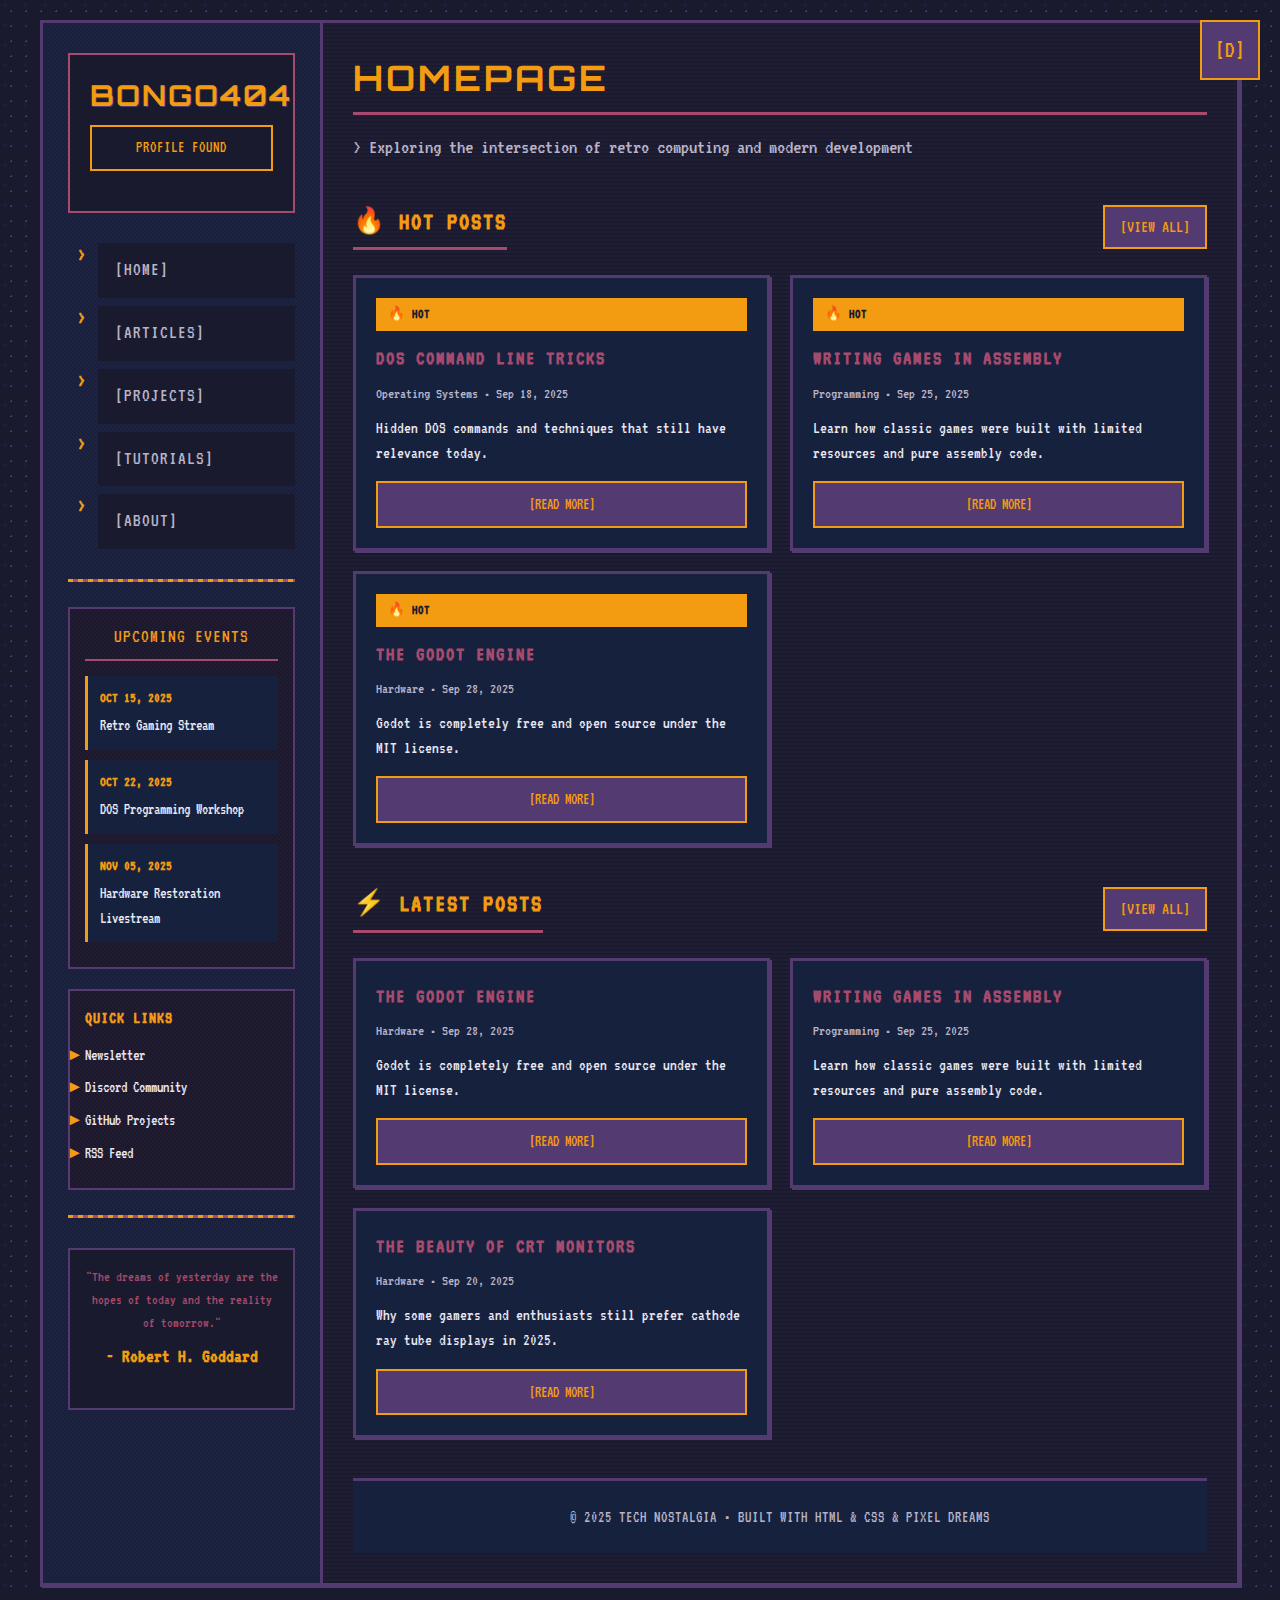
<file: htmls/index.html>
<!-- index.html-->
<!DOCTYPE html>
<html lang="en">
<head>
    <meta charset="UTF-8">
    <meta name="viewport" content="width=device-width, initial-scale=1.0">
    <title>Tech Nostalgia - Home</title>
    <link rel="stylesheet" href="style.css">
    <style>
        /* Homepage specific styles */
        .hero-section {
            margin-bottom: 40px;
            position: relative;
            z-index: 2;
        }

        .hero-title {
            font-size: 2.2rem;
            margin-bottom: 15px;
        }

        .hero-subtitle {
            font-size: 1.3rem;
            color: var(--text-muted);
            margin-bottom: 20px;
        }

        body.light-mode .hero-subtitle {
            color: #666666;
        }



        .section-header {
            display: flex;
            justify-content: space-between;
            align-items: center;
            margin-bottom: 25px;
            position: relative;
            z-index: 2;
        }

        .section-title {
            font-size: 1.6rem;
            color: var(--twilight-accent);
            text-transform: uppercase;
            letter-spacing: 2px;
            border-bottom: 3px solid var(--twilight-light);
            padding-bottom: 8px;
            margin: 0;
        }

        .view-all-link {
            font-size: 1.1rem;
            padding: 8px 15px;
            background-color: var(--twilight-medium);
            border: 2px solid var(--twilight-accent);
            color: var(--twilight-accent);
            text-transform: uppercase;
            transition: all 0.15s ease;
        }

        .view-all-link:hover {
            background-color: var(--twilight-accent);
            color: var(--twilight-darkest);
        }

        body.light-mode .view-all-link {
            background-color: #ffffff;
            border-color: var(--twilight-medium);
        }

        body.light-mode .view-all-link:hover {
            background-color: var(--twilight-medium);
            color: #ffffff;
        }

        .featured-posts {
            display: grid;
            grid-template-columns: repeat(auto-fill, minmax(300px, 1fr));
            gap: 20px;
            margin-bottom: 40px;
            position: relative;
            z-index: 2;
        }

        .post-card {
            background-color: var(--twilight-dark);
            border: 3px solid var(--twilight-medium);
            padding: 20px;
            transition: all 0.2s ease;
            box-shadow: var(--pixel-shadow) var(--twilight-medium);
            display: flex;
            flex-direction: column;
        }

        .post-card:hover {
            border-color: var(--twilight-accent);
            transform: translateY(-3px);
            box-shadow: 4px 4px 0px var(--twilight-light);
        }

        body.light-mode .post-card {
            background-color: #ffffff;
            border-color: #cccccc;
            box-shadow: var(--pixel-shadow) #999999;
        }

        body.light-mode .post-card:hover {
            border-color: var(--twilight-medium);
            box-shadow: 4px 4px 0px var(--twilight-medium);
        }

        .post-badge {
            display: inline-block;
            padding: 5px 10px;
            background-color: var(--twilight-accent);
            color: var(--twilight-darkest);
            font-size: 0.85rem;
            text-transform: uppercase;
            letter-spacing: 1px;
            margin-bottom: 12px;
            border: 2px solid var(--twilight-accent);
            font-weight: bold;
        }

        .post-card h3 {
            font-size: 1.3rem;
            margin-bottom: 10px;
            color: var(--twilight-light);
        }

        body.light-mode .post-card h3 {
            color: #2d2d2d;
        }

        .post-meta {
            font-size: 0.95rem;
            color: var(--text-muted);
            margin-bottom: 12px;
        }

        body.light-mode .post-meta {
            color: #666666;
        }

        .post-excerpt {
            font-size: 1.05rem;
            line-height: 1.5;
            color: var(--text-light);
            margin-bottom: 15px;
            flex-grow: 1;
        }

        body.light-mode .post-excerpt {
            color: #2d2d2d;
        }

        .post-link {
            padding: 10px 20px;
            background-color: var(--twilight-medium);
            color: var(--twilight-accent);
            text-align: center;
            border: 2px solid var(--twilight-accent);
            transition: all 0.15s ease;
            text-transform: uppercase;
            font-size: 1rem;
        }

        .post-link:hover {
            background-color: var(--twilight-accent);
            color: var(--twilight-darkest);
        }

        body.light-mode .post-link {
            background-color: #f0f0f0;
            border-color: var(--twilight-medium);
        }

        /* Calendar styles */
        .calendar {
            background-color: var(--twilight-darkest);
            border: 2px solid var(--twilight-medium);
            padding: 15px;
            margin-bottom: 20px;
        }

        .calendar-header {
            text-align: center;
            color: var(--twilight-accent);
            font-size: 1.2rem;
            margin-bottom: 15px;
            text-transform: uppercase;
            letter-spacing: 1px;
            border-bottom: 2px solid var(--twilight-light);
            padding-bottom: 8px;
        }

        .event-list {
            list-style: none;
            margin: 0;
        }

        .event-item {
            padding: 12px;
            margin-bottom: 10px;
            background-color: var(--twilight-dark);
            border-left: 3px solid var(--twilight-accent);
        }

        .event-item::before {
            content: none;
        }

        .event-date {
            color: var(--twilight-accent);
            font-size: 0.9rem;
            font-weight: bold;
            margin-bottom: 5px;
            display: block;
        }

        .event-title {
            color: var(--text-light);
            font-size: 1rem;
        }

        body.light-mode .calendar {
            background-color: #ffffff;
            border-color: #cccccc;
        }

        body.light-mode .event-item {
            background-color: #f5f5f5;
        }

        body.light-mode .event-title {
            color: #2d2d2d;
        }

        .quick-links {
            background-color: var(--twilight-darkest);
            border: 2px solid var(--twilight-medium);
            padding: 15px;
        }

        .quick-links h4 {
            color: var(--twilight-accent);
            font-size: 1.1rem;
            margin-bottom: 12px;
            text-transform: uppercase;
            letter-spacing: 1px;
        }

        .quick-links ul {
            list-style: none;
            margin: 0;
        }

        .quick-links li {
            margin-bottom: 8px;
        }

        .quick-links li::before {
            content: '▸';
            color: var(--twilight-accent);
            left: -15px;
        }

        .quick-links a {
            color: var(--text-light);
            font-size: 1rem;
        }

        .quick-links a:hover {
            color: var(--twilight-accent);
        }

        body.light-mode .quick-links {
            background-color: #ffffff;
            border-color: #cccccc;
        }

        body.light-mode .quick-links a {
            color: #2d2d2d;
        }

        @media (max-width: 768px) {
            .featured-posts {
                grid-template-columns: 1fr;
            }

            .stats-bar {
                flex-direction: column;
            }

            .hero-title {
                font-size: 1.8rem;
            }
        }
    </style>
</head>
<body> 
    <!-- Dark Mode Toggle Button -->
    <button class="dark-mode-toggle" onclick="toggleLightMode()" aria-label="Toggle light mode">
        [D]
    </button>

    <div class="container">
        <!-- Sidebar -->
        <div class="sidebar">
            <div class="sidebar-header">
                <h1>bongo404</h1>
                <p class="typewriter">Profile Found</p>
            </div>
           
            <nav>
                <ul class="nav-links">
                    <li><a href="index.html">[Home]</a></li>
                    <li><a href="articles.html">[Articles]</a></li>
                    <li><a href="projects.html">[Projects]</a></li>
                    <li><a href="tutorials.html">[Tutorials]</a></li>
                    <li><a href="#about">[About]</a></li>
                </ul>
            </nav>
           
            <hr class="decorative">

            <!-- Upcoming Events Calendar -->
            <div class="calendar">
                <div class="calendar-header">Upcoming Events</div>
                <ul class="event-list">
                    <li class="event-item">
                        <span class="event-date">OCT 15, 2025</span>
                        <span class="event-title">Retro Gaming Stream</span>
                    </li>
                    <li class="event-item">
                        <span class="event-date">OCT 22, 2025</span>
                        <span class="event-title">DOS Programming Workshop</span>
                    </li>
                    <li class="event-item">
                        <span class="event-date">NOV 05, 2025</span>
                        <span class="event-title">Hardware Restoration Livestream</span>
                    </li>
                </ul>
            </div>

            <!-- Quick Links -->
            <div class="quick-links">
                <h4>Quick Links</h4>
                <ul>
                    <li><a href="#newsletter">Newsletter</a></li>
                    <li><a href="#discord">Discord Community</a></li>
                    <li><a href="#github">GitHub Projects</a></li>
                    <li><a href="#rss">RSS Feed</a></li>
                </ul>
            </div>
           
            <hr class="decorative">
           
            <div class="sidebar-footer">
                <p>"The dreams of yesterday are the hopes of today and the reality of tomorrow."</p>
                <p>- Robert H. Goddard</p>
            </div>
        </div>
       
        <!-- Main Content -->
        <div class="main-content">
            <!-- Hero Section -->
            <div class="hero-section">
                <h2 class="hero-title">Homepage</h2>
                <p class="hero-subtitle">> Exploring the intersection of retro computing and modern development</p>
            </div>



            <!-- Hot Posts Section -->
            <div class="section-header">
                <h3 class="section-title">🔥 Hot Posts</h3>
                <a href="articles.html" class="view-all-link">[View All]</a>
            </div>

            <div class="featured-posts" id="hotPosts">
                <!-- Hot posts will be inserted here -->
            </div>

            <!-- Latest Posts Section -->
            <div class="section-header">
                <h3 class="section-title">⚡ Latest Posts</h3>
                <a href="articles.html" class="view-all-link">[View All]</a>
            </div>

            <div class="featured-posts" id="latestPosts">
                <!-- Latest posts will be inserted here -->
            </div>
           
            <!-- Footer -->
            <div class="footer">
                © 2025 Tech Nostalgia • Built with HTML & CSS & Pixel Dreams
            </div>
        </div>
    </div>

    <script>
        // Sample posts data
        const posts = [
            {
                id: 1,
                title: "The Godot Engine",
                category: "Hardware",
                date: "2025-09-28",
                excerpt: "Godot is completely free and open source under the MIT license.",
                link: "godotarticle.html",
                views: 2847,
                hot: true
            },
            {
                id: 2,
                title: "Writing Games in Assembly",
                category: "Programming",
                date: "2025-09-25",
                excerpt: "Learn how classic games were built with limited resources and pure assembly code.",
                link: "#",
                views: 3521,
                hot: true
            },
            {
                id: 3,
                title: "The Beauty of CRT Monitors",
                category: "Hardware",
                date: "2025-09-20",
                excerpt: "Why some gamers and enthusiasts still prefer cathode ray tube displays in 2025.",
                link: "#",
                views: 1923,
                hot: false
            },
            {
                id: 4,
                title: "DOS Command Line Tricks",
                category: "Operating Systems",
                date: "2025-09-18",
                excerpt: "Hidden DOS commands and techniques that still have relevance today.",
                link: "#",
                views: 4102,
                hot: true
            },
            {
                id: 5,
                title: "Pixel Art Animation Guide",
                category: "Gaming",
                date: "2025-09-15",
                excerpt: "Master the techniques used in classic 16-bit game animations.",
                link: "#",
                views: 1654,
                hot: false
            },
            {
                id: 6,
                title: "Building a Retro Web Terminal",
                category: "Programming",
                date: "2025-09-10",
                excerpt: "Create a browser-based terminal emulator with authentic retro styling.",
                link: "#",
                views: 2234,
                hot: false
            }
        ];

        function formatDate(dateString) {
            const date = new Date(dateString);
            const months = ['Jan', 'Feb', 'Mar', 'Apr', 'May', 'Jun', 'Jul', 'Aug', 'Sep', 'Oct', 'Nov', 'Dec'];
            return `${months[date.getMonth()]} ${date.getDate()}, ${date.getFullYear()}`;
        }

        function createPostCard(post, showBadge = false) {
            return `
                <div class="post-card">
                    ${showBadge ? '<span class="post-badge">🔥 HOT</span>' : ''}
                    <h3>${post.title}</h3>
                    <div class="post-meta">${post.category} • ${formatDate(post.date)}</div>
                    <p class="post-excerpt">${post.excerpt}</p>
                    <a href="${post.link}" class="post-link">[Read More]</a>
                </div>
            `;
        }

        function renderPosts() {
            // Get hot posts (sorted by views)
            const hotPosts = posts
                .filter(p => p.hot)
                .sort((a, b) => b.views - a.views)
                .slice(0, 3);

            // Get latest posts (sorted by date)
            const latestPosts = posts
                .sort((a, b) => new Date(b.date) - new Date(a.date))
                .slice(0, 3);

            // Render hot posts
            document.getElementById('hotPosts').innerHTML = hotPosts
                .map(post => createPostCard(post, true))
                .join('');

            // Render latest posts
            document.getElementById('latestPosts').innerHTML = latestPosts
                .map(post => createPostCard(post, false))
                .join('');
        }

        // Theme toggle
        let isLightMode = false;

        function toggleLightMode() {
            const body = document.body;
            const toggleBtn = document.querySelector('.dark-mode-toggle');
            
            if (isLightMode) {
                body.classList.remove('light-mode');
                toggleBtn.innerHTML = '[D]';
                toggleBtn.setAttribute('aria-label', 'Switch to light mode');
                localStorage.setItem('theme', 'dark');
                isLightMode = false;
            } else {
                body.classList.add('light-mode');
                toggleBtn.innerHTML = '[L]';
                toggleBtn.setAttribute('aria-label', 'Switch to dark mode');
                localStorage.setItem('theme', 'light');
                isLightMode = true;
            }
        }

        // Initialize theme
        function initTheme() {
            const savedTheme = localStorage.getItem('theme');
            if (savedTheme === 'light') {
                toggleLightMode();
            }
        }

        // Keyboard shortcut (Ctrl/Cmd + D)
        document.addEventListener('keydown', function(e) {
            if ((e.ctrlKey || e.metaKey) && e.key === 'd') {
                e.preventDefault();
                toggleLightMode();
            }
        });

        // Initialize on load
        if (document.readyState === 'loading') {
            document.addEventListener('DOMContentLoaded', function() {
                initTheme();
                renderPosts();
            });
        } else {
            initTheme();
            renderPosts();
        }
    </script>
</body>
</html>
</file>
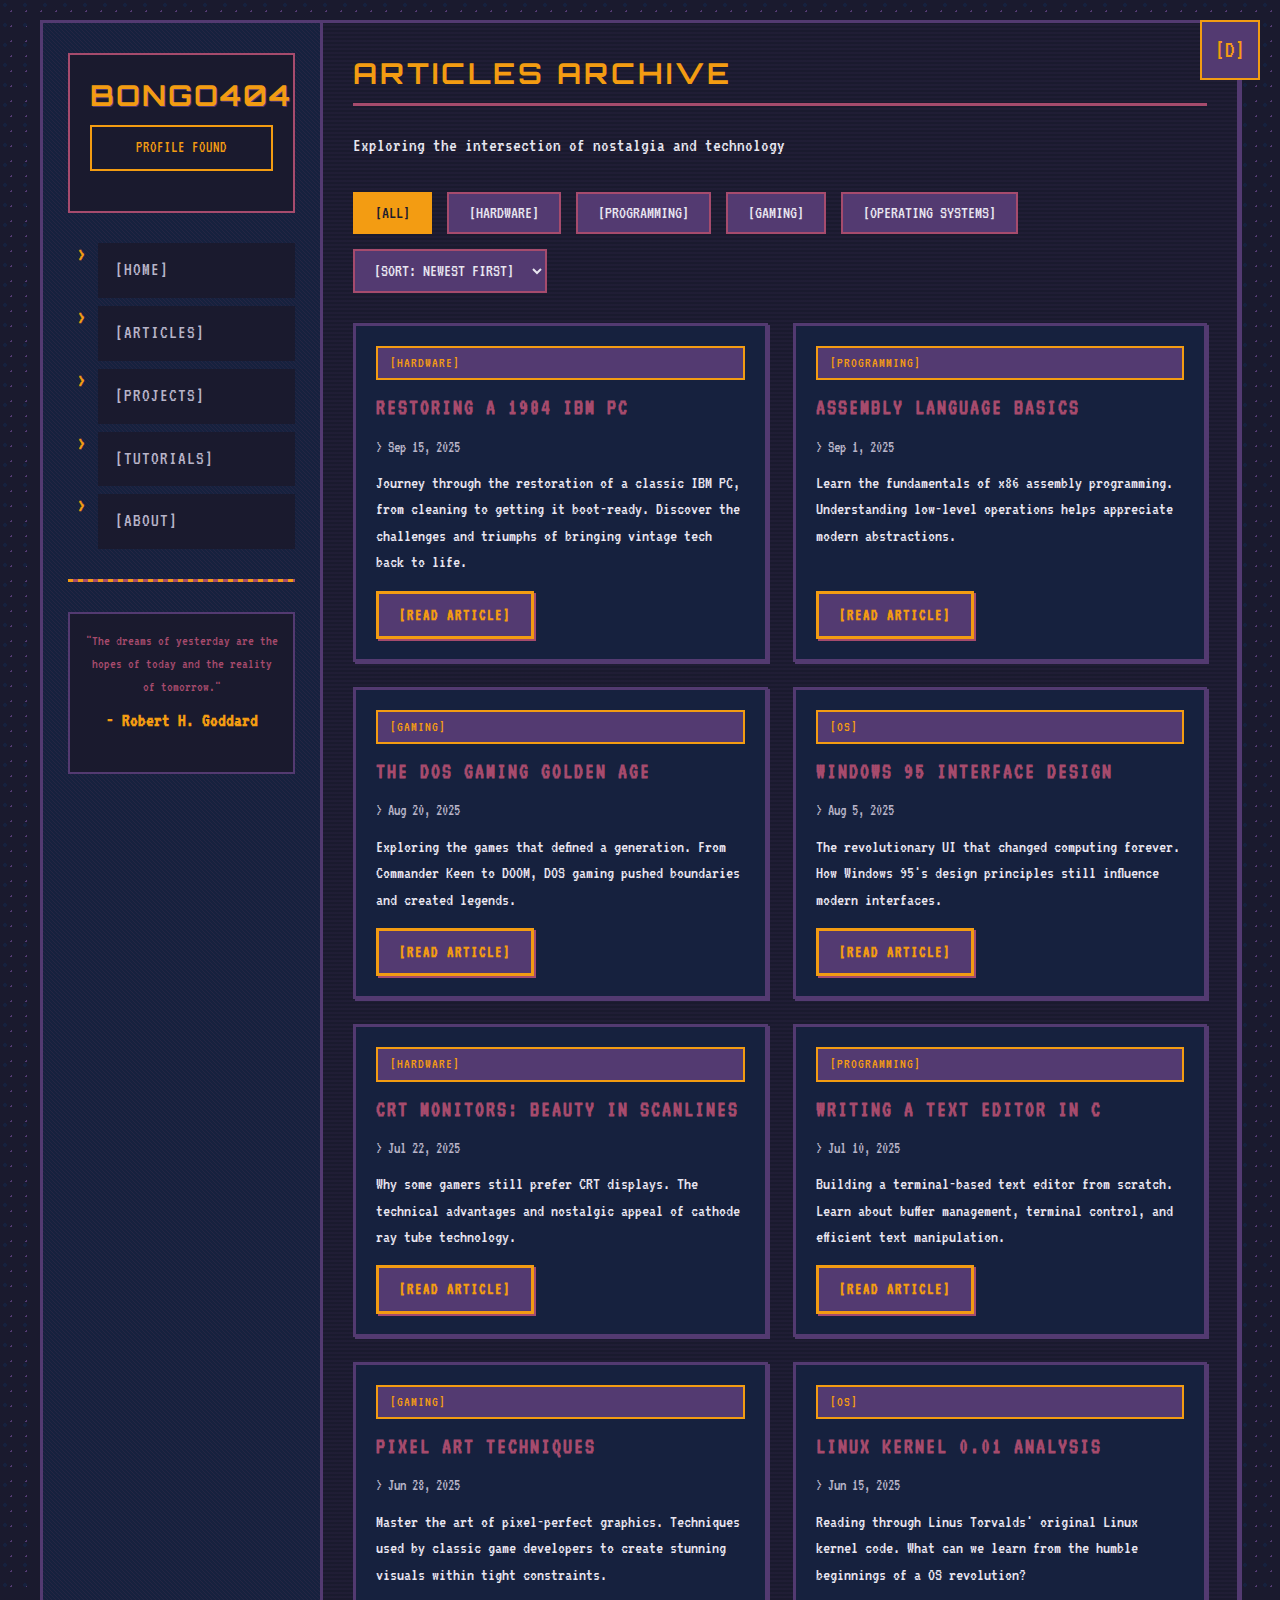
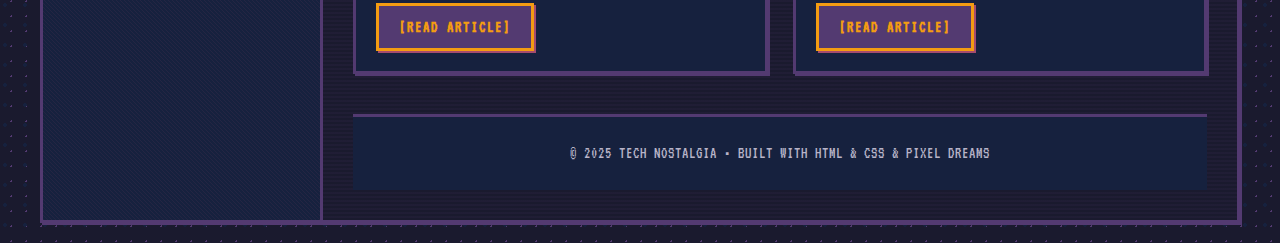
<file: htmls/articles.html>
<!DOCTYPE html>
<html lang="en">
<head>
    <meta charset="UTF-8">
    <meta name="viewport" content="width=device-width, initial-scale=1.0">
    <title>Articles - Tech Nostalgia</title>
    <link rel="stylesheet" href="style.css">
    <style>
        /* Additional styles for articles page */
        .articles-header {
            margin-bottom: 30px;
            position: relative;
            z-index: 2;
        }

        .filter-bar {
            display: flex;
            gap: 15px;
            margin-bottom: 30px;
            flex-wrap: wrap;
            position: relative;
            z-index: 2;
        }

        .filter-btn, .sort-select {
            padding: 10px 20px;
            background-color: var(--twilight-medium);
            color: var(--text-light);
            border: 2px solid var(--twilight-light);
            cursor: pointer;
            font-family: 'VT323', monospace;
            font-size: 1.1rem;
            text-transform: uppercase;
            transition: all 0.15s ease;
        }

        .filter-btn:hover, .sort-select:hover {
            background-color: var(--twilight-light);
            color: var(--twilight-darkest);
        }

        .filter-btn.active {
            background-color: var(--twilight-accent);
            color: var(--twilight-darkest);
            border-color: var(--twilight-accent);
        }

        .sort-select {
            padding: 10px 15px;
        }

        body.light-mode .filter-btn,
        body.light-mode .sort-select {
            background-color: #ffffff;
            color: #2d2d2d;
            border-color: var(--twilight-medium);
        }

        body.light-mode .filter-btn:hover,
        body.light-mode .sort-select:hover {
            background-color: #f0f0f0;
        }

        body.light-mode .filter-btn.active {
            background-color: var(--twilight-accent);
            color: #ffffff;
        }

        .articles-grid {
            display: grid;
            grid-template-columns: repeat(auto-fill, minmax(320px, 1fr));
            gap: 25px;
            margin-bottom: 40px;
            position: relative;
            z-index: 2;
        }

        .article-card {
            background-color: var(--twilight-dark);
            border: 3px solid var(--twilight-medium);
            padding: 20px;
            transition: all 0.2s ease;
            box-shadow: var(--pixel-shadow) var(--twilight-medium);
            display: flex;
            flex-direction: column;
        }

        .article-card:hover {
            border-color: var(--twilight-accent);
            transform: translateY(-3px);
            box-shadow: 4px 4px 0px var(--twilight-light);
        }

        body.light-mode .article-card {
            background-color: #ffffff;
            border-color: #cccccc;
            box-shadow: var(--pixel-shadow) #999999;
        }

        body.light-mode .article-card:hover {
            border-color: var(--twilight-medium);
            box-shadow: 4px 4px 0px var(--twilight-medium);
        }

        .article-category {
            display: inline-block;
            padding: 5px 12px;
            background-color: var(--twilight-medium);
            color: var(--twilight-accent);
            font-size: 0.9rem;
            text-transform: uppercase;
            letter-spacing: 1px;
            margin-bottom: 12px;
            border: 2px solid var(--twilight-accent);
        }

        body.light-mode .article-category {
            background-color: #f0f0f0;
            border-color: var(--twilight-medium);
            color: var(--twilight-medium);
        }

        .article-card h3 {
            margin-bottom: 12px;
            font-size: 1.4rem;
        }

        .article-date {
            color: var(--text-muted);
            font-size: 1rem;
            margin-bottom: 12px;
        }

        body.light-mode .article-date {
            color: #666666;
        }

        .article-excerpt {
            color: var(--text-light);
            font-size: 1.1rem;
            line-height: 1.5;
            margin-bottom: 15px;
            flex-grow: 1;
        }

        body.light-mode .article-excerpt {
            color: #2d2d2d;
        }

        .article-card .read-more {
            padding: 10px 20px;
            font-size: 1rem;
            align-self: flex-start;
        }

        .no-articles {
            text-align: center;
            padding: 60px 20px;
            color: var(--text-muted);
            font-size: 1.3rem;
            position: relative;
            z-index: 2;
        }

        @media (max-width: 768px) {
            .articles-grid {
                grid-template-columns: 1fr;
            }

            .filter-bar {
                flex-direction: column;
            }
        }
    </style>
</head>
<body> 
    <!-- Dark Mode Toggle Button -->
    <button class="dark-mode-toggle" onclick="toggleLightMode()" aria-label="Toggle light mode">
        [D]
    </button>

    <div class="container">
        <!-- Sidebar -->
        <div class="sidebar">
            <div class="sidebar-header">
                <h1>bongo404</h1>
                <p class="typewriter">Profile Found</p>
            </div>
           
            <nav>
                <ul class="nav-links">
                    <li><a href="index.html">[Home]</a></li>
                    <li><a href="articles.html">[Articles]</a></li>
                    <li><a href="projects.html">[Projects]</a></li>
                    <li><a href="tutorials.html">[Tutorials]</a></li>
                    <li><a href="#about">[About]</a></li>
                </ul>
            </nav>
           
            <hr class="decorative">
           
            <div class="sidebar-footer">
                <p>"The dreams of yesterday are the hopes of today and the reality of tomorrow."</p>
                <p>- Robert H. Goddard</p>
            </div>
        </div>
       
        <!-- Main Content -->
        <div class="main-content">
            <div class="articles-header">
                <h2>Articles Archive</h2>
                <p>Exploring the intersection of nostalgia and technology</p>
            </div>

            <!-- Filter and Sort Bar -->
            <div class="filter-bar">
                <button class="filter-btn active" data-category="all">[All]</button>
                <button class="filter-btn" data-category="hardware">[Hardware]</button>
                <button class="filter-btn" data-category="programming">[Programming]</button>
                <button class="filter-btn" data-category="gaming">[Gaming]</button>
                <button class="filter-btn" data-category="os">[Operating Systems]</button>
                <select class="sort-select" id="sortSelect">
                    <option value="newest">[Sort: Newest First]</option>
                    <option value="oldest">[Sort: Oldest First]</option>
                    <option value="title">[Sort: Title A-Z]</option>
                </select>
            </div>

            <!-- Articles Grid -->
            <div class="articles-grid" id="articlesGrid">
                <!-- Article cards will be dynamically inserted here -->
            </div>

            <div class="no-articles" id="noArticles" style="display: none;">
                > No articles found in this category
            </div>
           
            <!-- Footer -->
            <div class="footer">
                © 2025 Tech Nostalgia • Built with HTML & CSS & Pixel Dreams
            </div>
        </div>
    </div>

    <script>
        // Sample articles data
        const articles = [
            {
                id: 1,
                title: "Restoring a 1984 IBM PC",
                category: "hardware",
                date: "2025-09-15",
                excerpt: "Journey through the restoration of a classic IBM PC, from cleaning to getting it boot-ready. Discover the challenges and triumphs of bringing vintage tech back to life.",
                link: "#"
            },
            {
                id: 2,
                title: "Assembly Language Basics",
                category: "programming",
                date: "2025-09-01",
                excerpt: "Learn the fundamentals of x86 assembly programming. Understanding low-level operations helps appreciate modern abstractions.",
                link: "#"
            },
            {
                id: 3,
                title: "The DOS Gaming Golden Age",
                category: "gaming",
                date: "2025-08-20",
                excerpt: "Exploring the games that defined a generation. From Commander Keen to DOOM, DOS gaming pushed boundaries and created legends.",
                link: "#"
            },
            {
                id: 4,
                title: "Windows 95 Interface Design",
                category: "os",
                date: "2025-08-05",
                excerpt: "The revolutionary UI that changed computing forever. How Windows 95's design principles still influence modern interfaces.",
                link: "#"
            },
            {
                id: 5,
                title: "CRT Monitors: Beauty in Scanlines",
                category: "hardware",
                date: "2025-07-22",
                excerpt: "Why some gamers still prefer CRT displays. The technical advantages and nostalgic appeal of cathode ray tube technology.",
                link: "#"
            },
            {
                id: 6,
                title: "Writing a Text Editor in C",
                category: "programming",
                date: "2025-07-10",
                excerpt: "Building a terminal-based text editor from scratch. Learn about buffer management, terminal control, and efficient text manipulation.",
                link: "#"
            },
            {
                id: 7,
                title: "Pixel Art Techniques",
                category: "gaming",
                date: "2025-06-28",
                excerpt: "Master the art of pixel-perfect graphics. Techniques used by classic game developers to create stunning visuals within tight constraints.",
                link: "#"
            },
            {
                id: 8,
                title: "Linux Kernel 0.01 Analysis",
                category: "os",
                date: "2025-06-15",
                excerpt: "Reading through Linus Torvalds' original Linux kernel code. What can we learn from the humble beginnings of a OS revolution?",
                link: "#"
            }
        ];

        let currentFilter = 'all';
        let currentSort = 'newest';

        function renderArticles() {
            const grid = document.getElementById('articlesGrid');
            const noArticles = document.getElementById('noArticles');
            
            // Filter articles
            let filtered = articles.filter(article => 
                currentFilter === 'all' || article.category === currentFilter
            );

            // Sort articles
            filtered.sort((a, b) => {
                if (currentSort === 'newest') {
                    return new Date(b.date) - new Date(a.date);
                } else if (currentSort === 'oldest') {
                    return new Date(a.date) - new Date(b.date);
                } else if (currentSort === 'title') {
                    return a.title.localeCompare(b.title);
                }
            });

            // Clear grid
            grid.innerHTML = '';

            if (filtered.length === 0) {
                noArticles.style.display = 'block';
                return;
            } else {
                noArticles.style.display = 'none';
            }

            // Render articles
            filtered.forEach(article => {
                const card = document.createElement('div');
                card.className = 'article-card';
                card.innerHTML = `
                    <span class="article-category">[${article.category.toUpperCase()}]</span>
                    <h3>${article.title}</h3>
                    <div class="article-date">> ${formatDate(article.date)}</div>
                    <p class="article-excerpt">${article.excerpt}</p>
                    <a href="${article.link}" class="read-more">[Read Article]</a>
                `;
                grid.appendChild(card);
            });
        }

        function formatDate(dateString) {
            const date = new Date(dateString);
            const months = ['Jan', 'Feb', 'Mar', 'Apr', 'May', 'Jun', 'Jul', 'Aug', 'Sep', 'Oct', 'Nov', 'Dec'];
            return `${months[date.getMonth()]} ${date.getDate()}, ${date.getFullYear()}`;
        }

        // Filter button handlers
        document.querySelectorAll('.filter-btn').forEach(btn => {
            btn.addEventListener('click', function() {
                document.querySelectorAll('.filter-btn').forEach(b => b.classList.remove('active'));
                this.classList.add('active');
                currentFilter = this.getAttribute('data-category');
                renderArticles();
            });
        });

        // Sort handler
        document.getElementById('sortSelect').addEventListener('change', function() {
            currentSort = this.value;
            renderArticles();
        });

        // Theme toggle (same as main page)
        let isLightMode = false;

        function toggleLightMode() {
            const body = document.body;
            const toggleBtn = document.querySelector('.dark-mode-toggle');
            
            if (isLightMode) {
                body.classList.remove('light-mode');
                toggleBtn.innerHTML = '[D]';
                toggleBtn.setAttribute('aria-label', 'Switch to light mode');
                isLightMode = false;
            } else {
                body.classList.add('light-mode');
                toggleBtn.innerHTML = '[L]';
                toggleBtn.setAttribute('aria-label', 'Switch to dark mode');
                isLightMode = true;
            }
        }

        // Initialize theme
        function initTheme() {
            const savedTheme = localStorage.getItem('theme');
            if (savedTheme === 'light') {
                toggleLightMode();
            }
        }

        // Keyboard shortcut (Ctrl/Cmd + D)
        document.addEventListener('keydown', function(e) {
            if ((e.ctrlKey || e.metaKey) && e.key === 'd') {
                e.preventDefault();
                toggleLightMode();
            }
        });

        // Initialize on load
        if (document.readyState === 'loading') {
            document.addEventListener('DOMContentLoaded', function() {
                initTheme();
                renderArticles();
            });
        } else {
            initTheme();
            renderArticles();
        }
    </script>
</body>
</html>
</file>
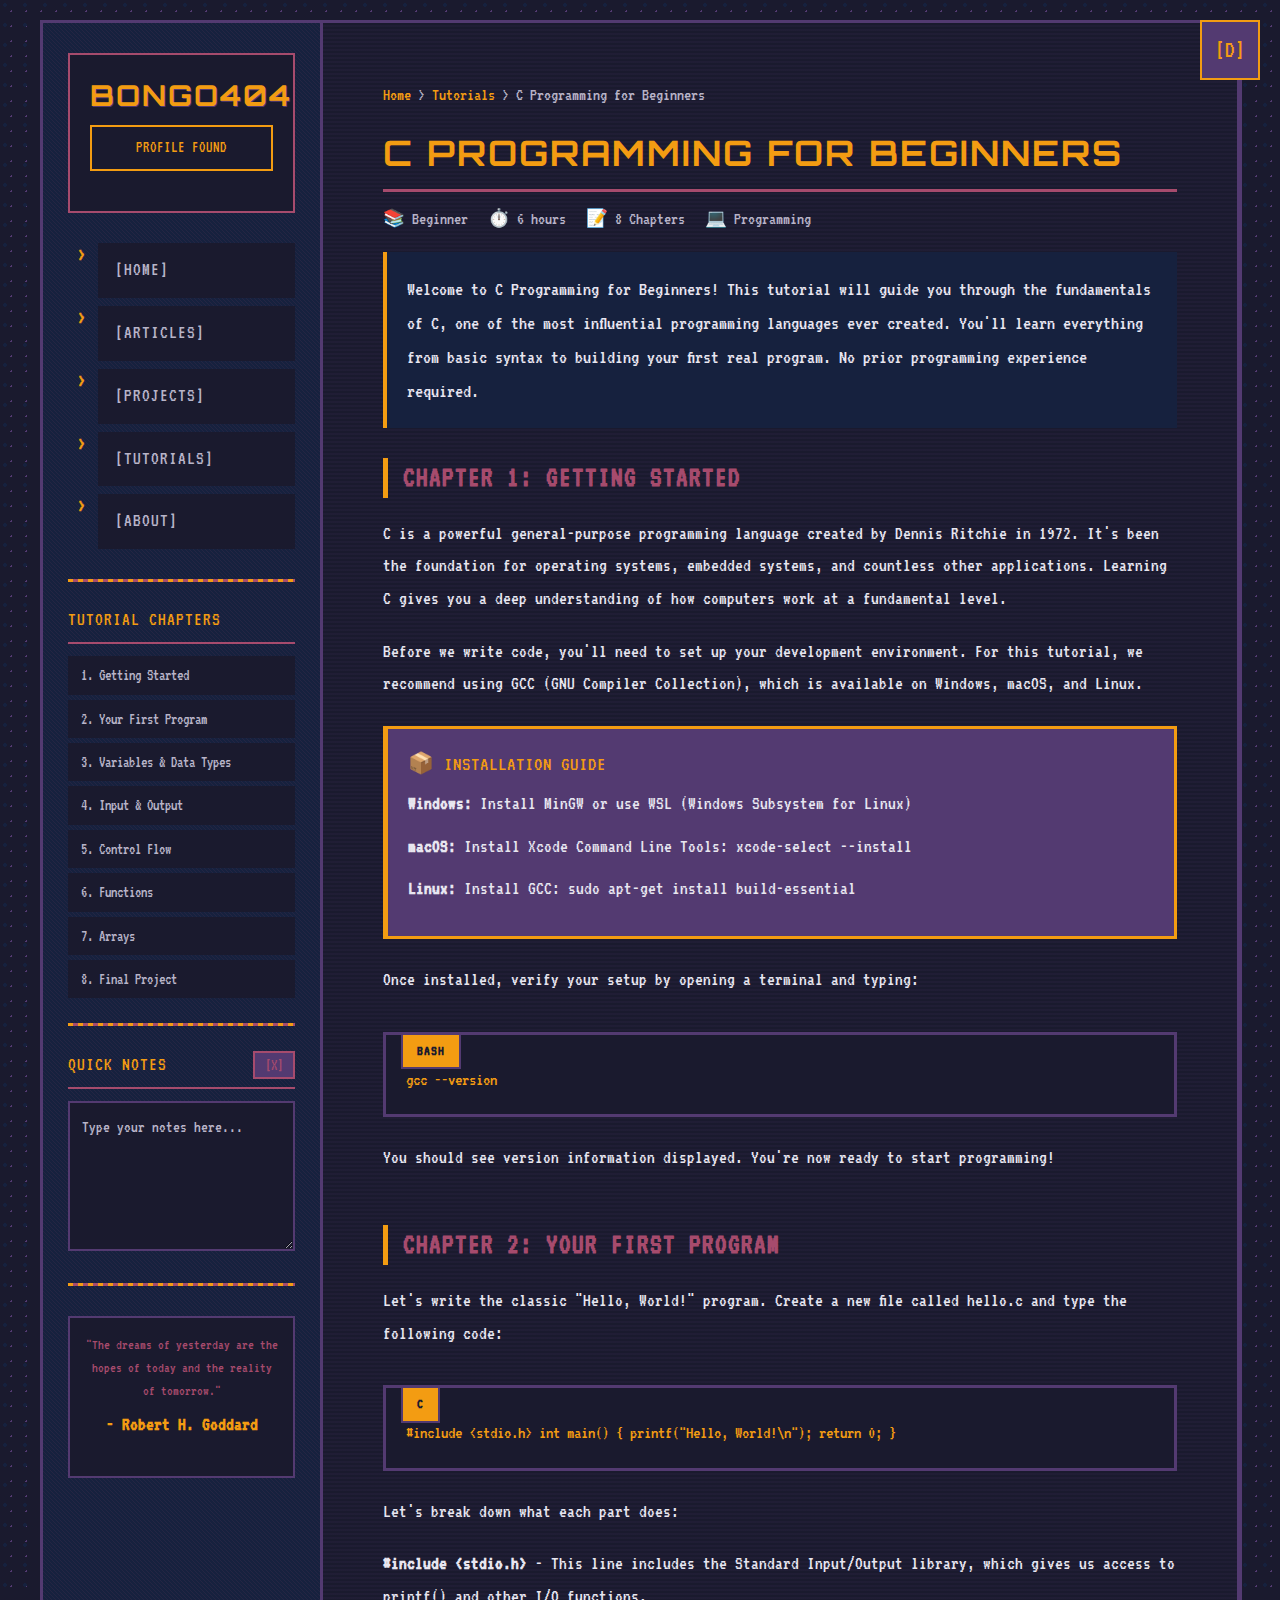
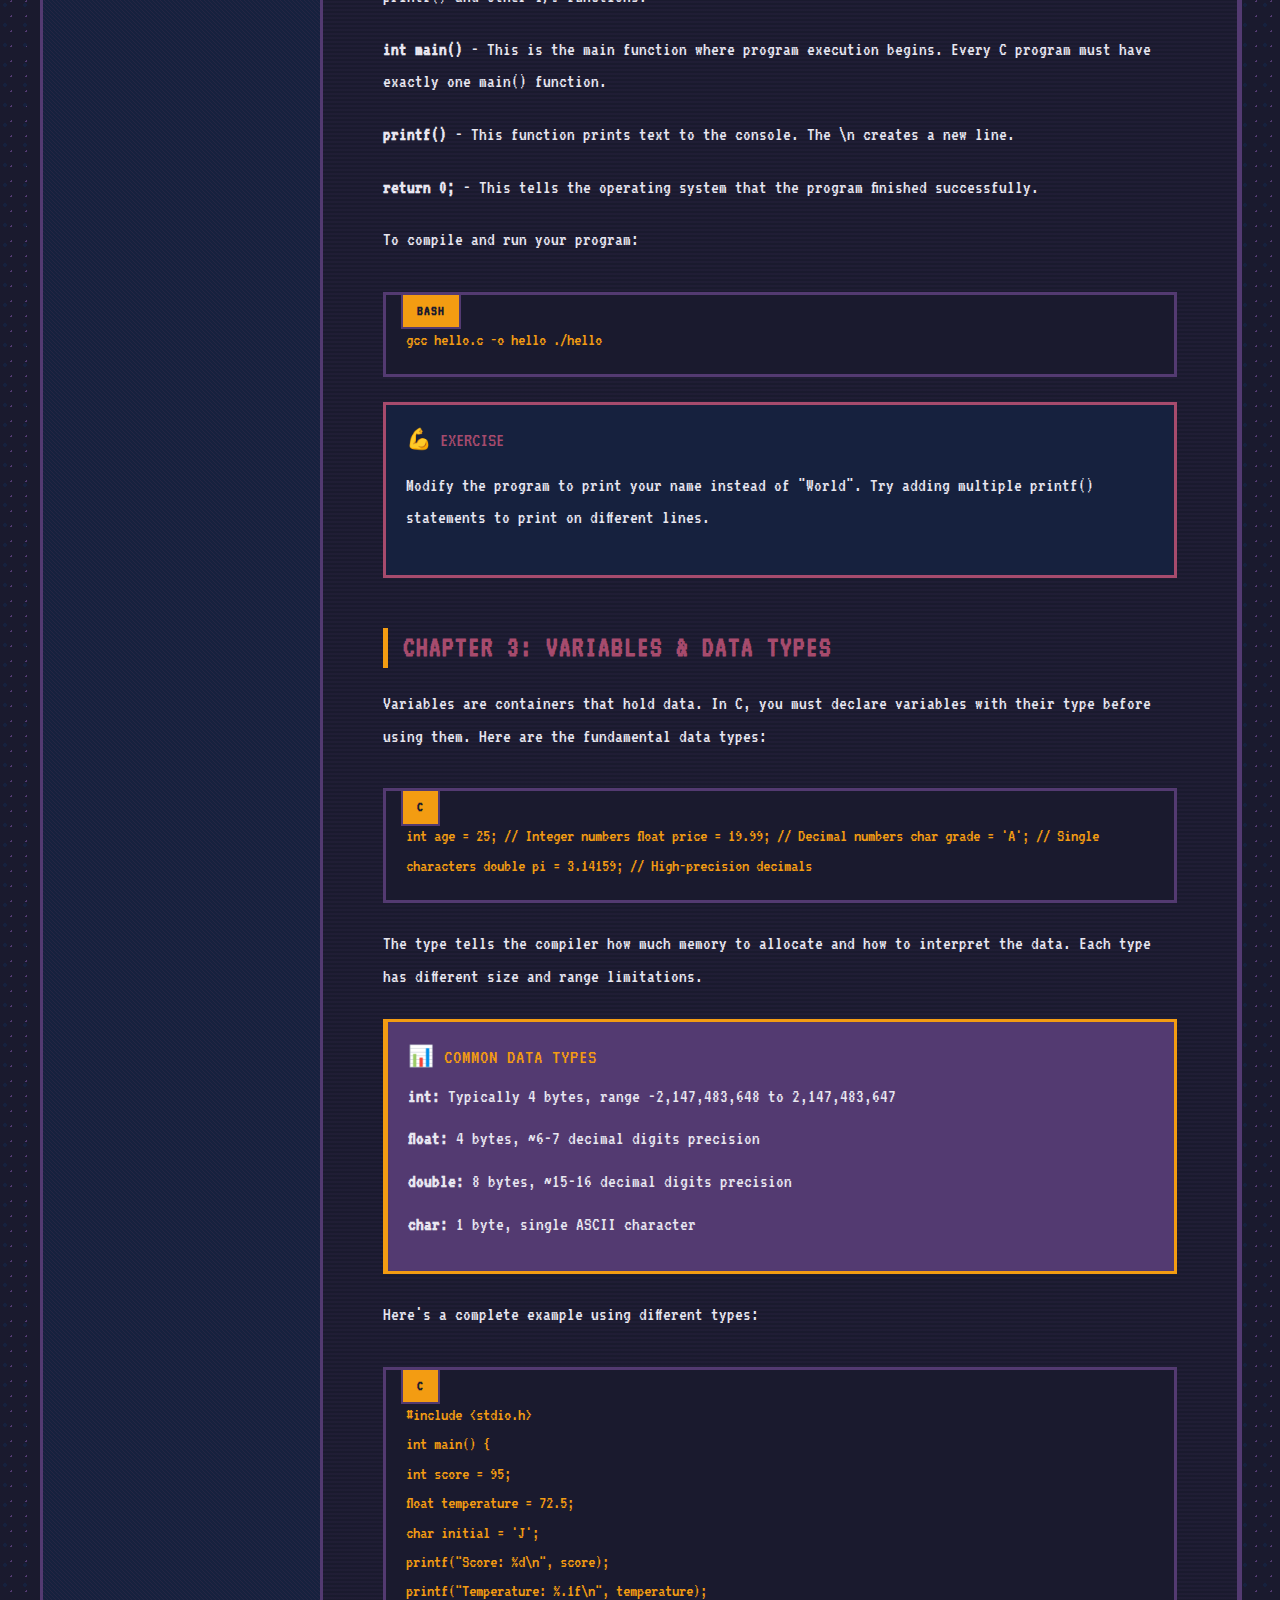
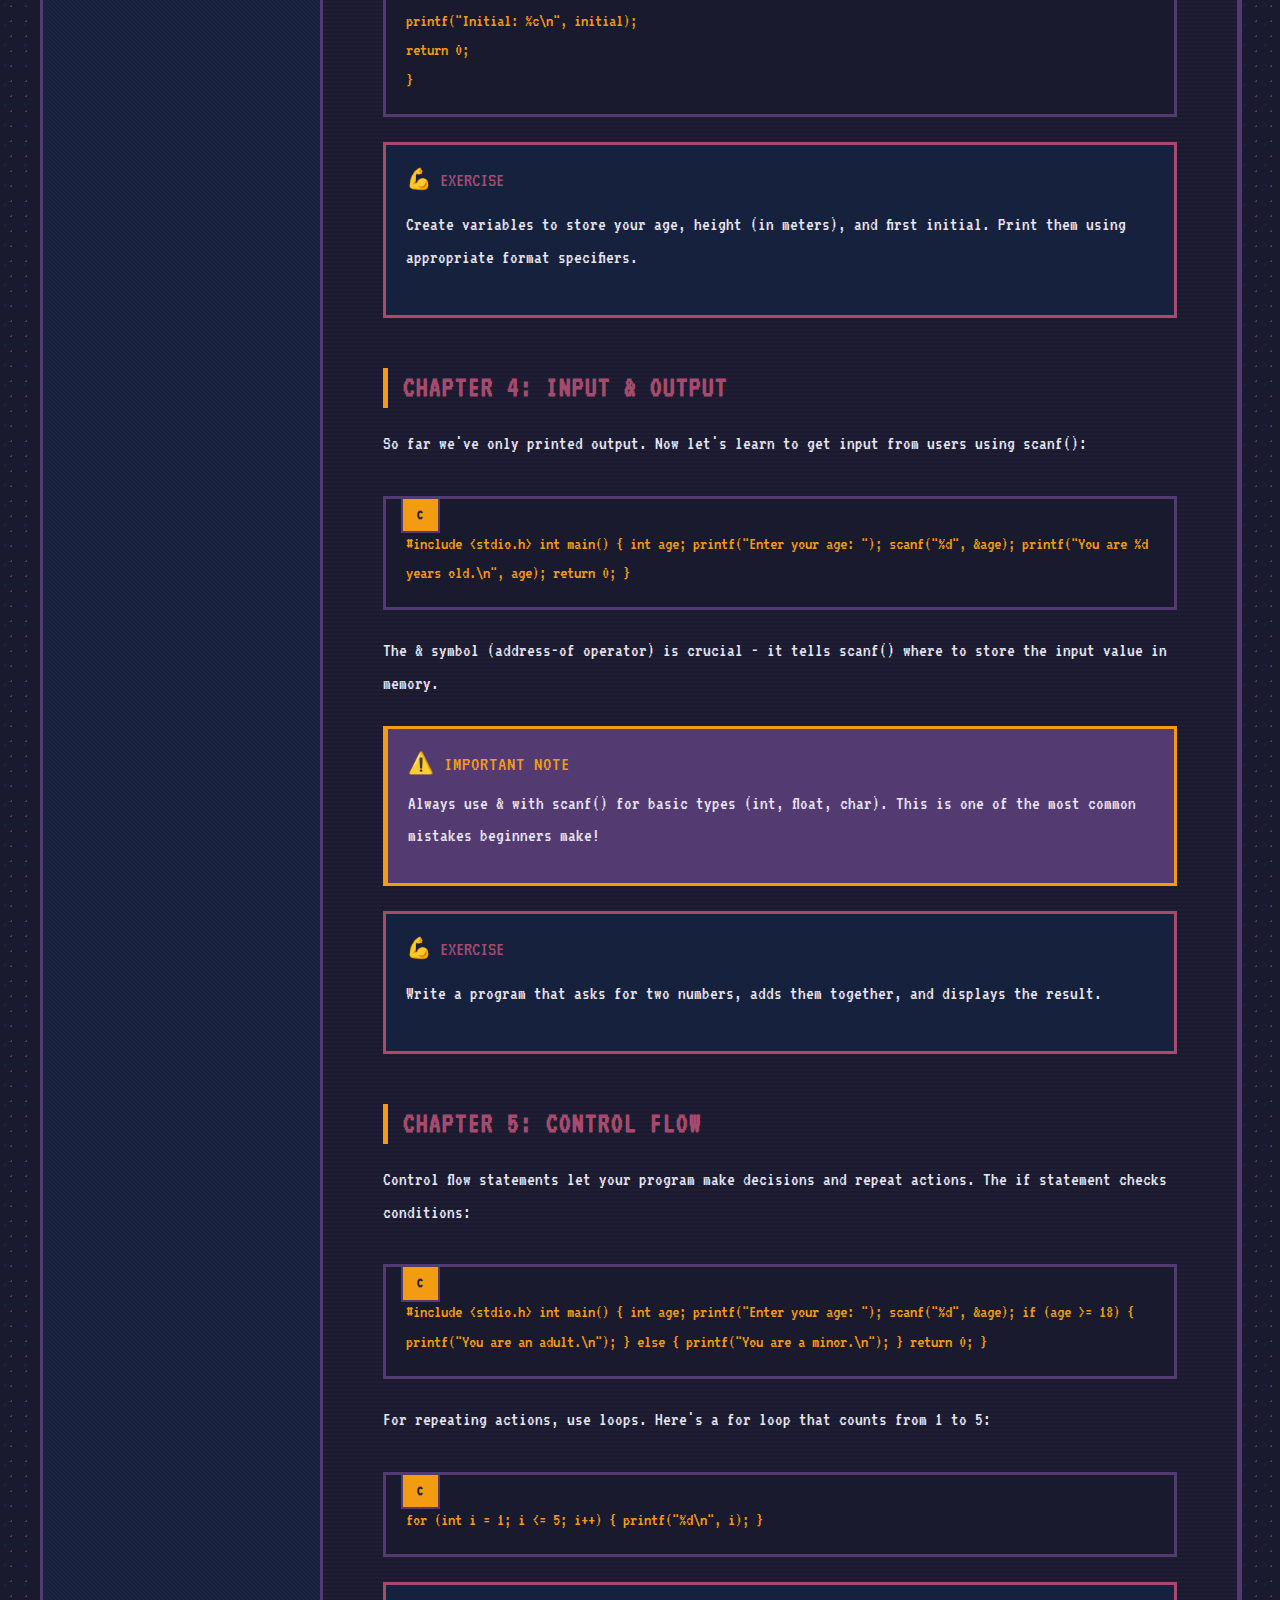
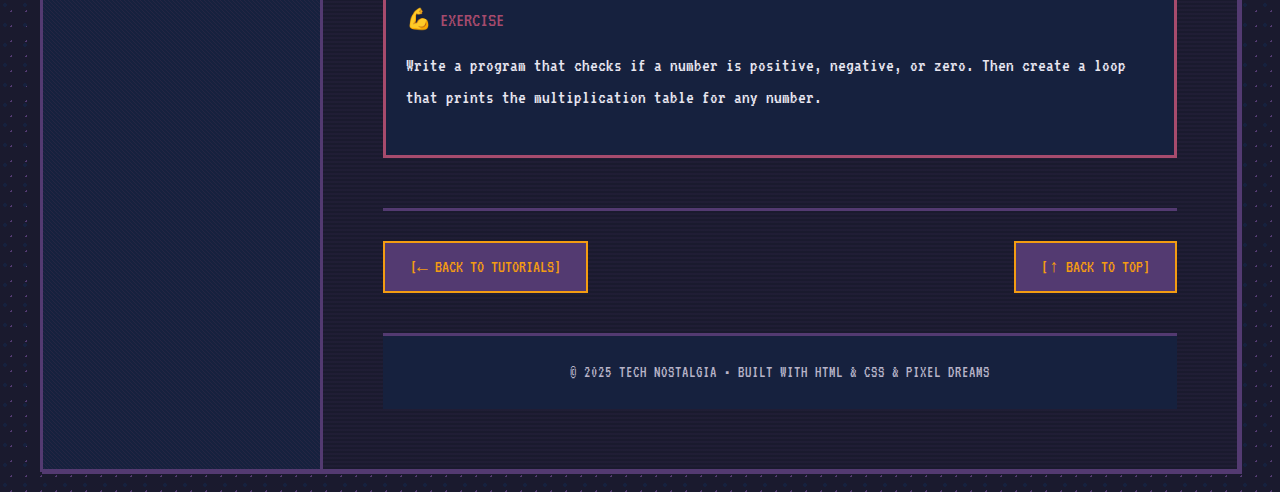
<file: htmls/c_tutorial.html>
<!DOCTYPE html>
<html lang="en">
<head>
    <meta charset="UTF-8">
    <meta name="viewport" content="width=device-width, initial-scale=1.0">
    <title>C Programming for Beginners - Tech Nostalgia</title>
    <link rel="stylesheet" href="style.css">
    <style>
        /* Tutorial page specific styles */
        .tutorial-content {
            padding: 30px;
            position: relative;
            z-index: 2;
        }

        .tutorial-nav-section {
            margin-bottom: 20px;
            position: relative;
            z-index: 2;
        }

        .tutorial-nav-header {
            color: var(--twilight-accent);
            font-size: 1.2rem;
            margin-bottom: 12px;
            text-transform: uppercase;
            letter-spacing: 1px;
            border-bottom: 2px solid var(--twilight-light);
            padding-bottom: 8px;
        }

        .chapter-nav {
            list-style: none;
            margin: 0;
        }

        .chapter-nav li {
            margin-bottom: 5px;
        }

        .chapter-nav li::before {
            content: none;
        }

        .chapter-link {
            display: block;
            padding: 8px 10px;
            color: var(--text-muted);
            text-decoration: none;
            font-size: 1rem;
            border-left: 3px solid transparent;
            transition: all 0.15s ease;
            background-color: var(--twilight-darkest);
        }

        .chapter-link:hover {
            color: var(--twilight-accent);
            border-left-color: var(--twilight-accent);
            background-color: var(--twilight-medium);
        }

        .chapter-link.active {
            color: var(--twilight-accent);
            background-color: var(--twilight-medium);
            border-left-color: var(--twilight-accent);
            font-weight: bold;
        }

        body.light-mode .chapter-link {
            color: #666666;
            background-color: #ffffff;
        }

        body.light-mode .chapter-link:hover {
            color: var(--twilight-medium);
            background-color: #f0f0f0;
        }

        body.light-mode .chapter-link.active {
            background-color: #e0e0e0;
        }

        .notes-section {
            margin-bottom: 20px;
            position: relative;
            z-index: 2;
        }

        .notes-header {
            display: flex;
            justify-content: space-between;
            align-items: center;
            color: var(--twilight-accent);
            font-size: 1.2rem;
            margin-bottom: 12px;
            text-transform: uppercase;
            letter-spacing: 1px;
            border-bottom: 2px solid var(--twilight-light);
            padding-bottom: 8px;
        }

        .clear-notes-btn {
            background-color: var(--twilight-medium);
            border: 2px solid var(--twilight-light);
            color: var(--twilight-light);
            padding: 4px 10px;
            cursor: pointer;
            font-family: 'VT323', monospace;
            font-size: 1rem;
            transition: all 0.15s ease;
        }

        .clear-notes-btn:hover {
            background-color: var(--twilight-light);
            color: var(--twilight-darkest);
        }

        body.light-mode .clear-notes-btn {
            background-color: #ffffff;
            border-color: var(--twilight-medium);
            color: var(--twilight-medium);
        }

        body.light-mode .clear-notes-btn:hover {
            background-color: var(--twilight-medium);
            color: #ffffff;
        }

        .notes-textarea {
            width: 100%;
            min-height: 150px;
            max-height: 300px;
            background-color: var(--twilight-darkest);
            color: var(--text-light);
            border: 2px solid var(--twilight-medium);
            padding: 12px;
            font-family: 'VT323', monospace;
            font-size: 1.05rem;
            resize: vertical;
            line-height: 1.5;
        }

        .notes-textarea:focus {
            outline: none;
            border-color: var(--twilight-accent);
        }

        .notes-textarea::placeholder {
            color: var(--text-muted);
        }

        body.light-mode .notes-textarea {
            background-color: #ffffff;
            color: #2d2d2d;
            border-color: #cccccc;
        }

        body.light-mode .notes-textarea:focus {
            border-color: var(--twilight-medium);
        }

        .tutorial-header {
            margin-bottom: 30px;
        }

        .tutorial-title {
            font-size: 2.2rem;
            color: var(--twilight-accent);
            margin-bottom: 15px;
            text-transform: uppercase;
            letter-spacing: 2px;
            border-bottom: 3px solid var(--twilight-light);
            padding-bottom: 12px;
        }

        .tutorial-meta-bar {
            display: flex;
            gap: 20px;
            flex-wrap: wrap;
            font-size: 1.1rem;
            color: var(--text-muted);
            margin-bottom: 20px;
        }

        body.light-mode .tutorial-meta-bar {
            color: #666666;
        }

        .tutorial-intro {
            font-size: 1.25rem;
            line-height: 1.7;
            color: var(--text-light);
            margin-bottom: 30px;
            padding: 20px;
            background-color: var(--twilight-dark);
            border-left: 4px solid var(--twilight-accent);
        }

        body.light-mode .tutorial-intro {
            color: #2d2d2d;
            background-color: #f9f9f9;
        }

        .chapter-section {
            margin-bottom: 50px;
            scroll-margin-top: 20px;
        }

        .chapter-title {
            font-size: 1.8rem;
            color: var(--twilight-light);
            margin-bottom: 20px;
            text-transform: uppercase;
            letter-spacing: 1px;
            border-left: 5px solid var(--twilight-accent);
            padding-left: 15px;
        }

        body.light-mode .chapter-title {
            color: var(--twilight-medium);
        }

        .chapter-content p {
            margin-bottom: 20px;
            font-size: 1.2rem;
            line-height: 1.7;
        }

        .code-block {
            background-color: var(--twilight-darkest);
            border: 3px solid var(--twilight-medium);
            padding: 20px;
            padding-top: 30px;
            margin: 25px 0;
            margin-top: 35px;
            overflow-x: auto;
            position: relative;
        }

        .code-block::before {
            content: attr(data-lang);
            position: absolute;
            top: -2px;
            left: 15px;
            background-color: var(--twilight-accent);
            color: var(--twilight-darkest);
            padding: 6px 14px;
            font-size: 0.9rem;
            font-weight: bold;
            letter-spacing: 1px;
            border: 2px solid var(--twilight-medium);
        }

        .copy-code-btn {
            position: absolute;
            top: -2px;
            right: 15px;
            background-color: var(--twilight-medium);
            border: 2px solid var(--twilight-light);
            color: var(--twilight-light);
            padding: 6px 14px;
            cursor: pointer;
            font-family: 'VT323', monospace;
            font-size: 0.9rem;
            font-weight: bold;
            letter-spacing: 1px;
            transition: all 0.15s ease;
        }

        .copy-code-btn:hover {
            background-color: var(--twilight-light);
            color: var(--twilight-darkest);
        }

        .copy-code-btn.copied {
            background-color: #2ecc71;
            border-color: #2ecc71;
            color: var(--twilight-darkest);
        }

        body.light-mode .copy-code-btn {
            background-color: #ffffff;
            border-color: var(--twilight-medium);
            color: var(--twilight-medium);
        }

        body.light-mode .copy-code-btn:hover {
            background-color: var(--twilight-medium);
            color: #ffffff;
        }

        .code-block code {
            font-family: 'VT323', monospace;
            font-size: 1.15rem;
            color: var(--twilight-accent);
            line-height: 1.6;
            display: block;
        }

        body.light-mode .code-block {
            background-color: #2d2d2d;
            border-color: #666666;
        }

        .info-box {
            background-color: var(--twilight-medium);
            border: 3px solid var(--twilight-accent);
            padding: 20px;
            margin: 25px 0;
            border-left: 5px solid var(--twilight-accent);
        }

        .info-box-title {
            color: var(--twilight-accent);
            font-size: 1.3rem;
            margin-bottom: 10px;
            text-transform: uppercase;
            letter-spacing: 1px;
        }

        .info-box p {
            color: var(--text-light);
            margin-bottom: 10px;
        }

        body.light-mode .info-box {
            background-color: #fff8e1;
            border-color: var(--twilight-medium);
        }

        body.light-mode .info-box p {
            color: #2d2d2d;
        }

        .exercise-box {
            background-color: var(--twilight-dark);
            border: 3px solid var(--twilight-light);
            padding: 20px;
            margin: 25px 0;
        }

        .exercise-title {
            color: var(--twilight-light);
            font-size: 1.3rem;
            margin-bottom: 15px;
            text-transform: uppercase;
        }

        .exercise-box p {
            color: var(--text-light);
        }

        body.light-mode .exercise-box {
            background-color: #f5f5f5;
            border-color: var(--twilight-medium);
        }

        body.light-mode .exercise-box p {
            color: #2d2d2d;
        }

        .nav-buttons {
            display: flex;
            justify-content: space-between;
            gap: 15px;
            margin-top: 50px;
            padding-top: 30px;
            border-top: 3px solid var(--twilight-medium);
        }

        .nav-btn {
            padding: 12px 25px;
            background-color: var(--twilight-medium);
            color: var(--twilight-accent);
            border: 2px solid var(--twilight-accent);
            cursor: pointer;
            font-family: 'VT323', monospace;
            font-size: 1.1rem;
            text-transform: uppercase;
            transition: all 0.15s ease;
            text-decoration: none;
            display: inline-block;
        }

        .nav-btn:hover {
            background-color: var(--twilight-accent);
            color: var(--twilight-darkest);
        }

        .nav-btn:disabled {
            opacity: 0.5;
            cursor: not-allowed;
        }

        body.light-mode .nav-btn {
            background-color: #ffffff;
            border-color: var(--twilight-medium);
            color: var(--twilight-medium);
        }

        body.light-mode .nav-btn:hover {
            background-color: var(--twilight-medium);
            color: #ffffff;
        }

        .breadcrumb {
            font-size: 1.1rem;
            color: var(--text-muted);
            margin-bottom: 20px;
        }

        .breadcrumb a {
            color: var(--twilight-accent);
        }

        .breadcrumb a:hover {
            color: var(--twilight-light);
        }

        body.light-mode .breadcrumb {
            color: #666666;
        }

        @media (max-width: 768px) {
            .tutorial-title {
                font-size: 1.6rem;
            }

            .chapter-title {
                font-size: 1.4rem;
            }

            .nav-buttons {
                flex-direction: column;
            }
        }
    </style>
</head>
<body> 
    <!-- Dark Mode Toggle Button -->
    <button class="dark-mode-toggle" onclick="toggleLightMode()" aria-label="Toggle light mode">
        [D]
    </button>

    <div class="container">
        <!-- Sidebar -->
        <div class="sidebar">
            <div class="sidebar-header">
                <h1>bongo404</h1>
                <p class="typewriter">Profile Found</p>
            </div>
           
            <nav>
                <ul class="nav-links">
                    <li><a href="index.html">[Home]</a></li>
                    <li><a href="articles.html">[Articles]</a></li>
                    <li><a href="projects.html">[Projects]</a></li>
                    <li><a href="tutorials.html">[Tutorials]</a></li>
                    <li><a href="#about">[About]</a></li>
                </ul>
            </nav>
           
            <hr class="decorative">

            <!-- Tutorial Navigation -->
            <div class="tutorial-nav-section">
                <div class="tutorial-nav-header">Tutorial Chapters</div>
                <ul class="chapter-nav">
                    <li><a href="#chapter1" class="chapter-link" data-chapter="1">1. Getting Started</a></li>
                    <li><a href="#chapter2" class="chapter-link" data-chapter="2">2. Your First Program</a></li>
                    <li><a href="#chapter3" class="chapter-link" data-chapter="3">3. Variables & Data Types</a></li>
                    <li><a href="#chapter4" class="chapter-link" data-chapter="4">4. Input & Output</a></li>
                    <li><a href="#chapter5" class="chapter-link" data-chapter="5">5. Control Flow</a></li>
                    <li><a href="#chapter6" class="chapter-link" data-chapter="6">6. Functions</a></li>
                    <li><a href="#chapter7" class="chapter-link" data-chapter="7">7. Arrays</a></li>
                    <li><a href="#chapter8" class="chapter-link" data-chapter="8">8. Final Project</a></li>
                </ul>
            </div>

            <hr class="decorative">

            <!-- Notes Section -->
            <div class="notes-section">
                <div class="notes-header">
                    <span>Quick Notes</span>
                    <button class="clear-notes-btn" onclick="clearNotes()" title="Clear all notes">[X]</button>
                </div>
                <textarea id="tutorialNotes" class="notes-textarea" placeholder="Type your notes here..."></textarea>
            </div>
           
            <hr class="decorative">
           
            <div class="sidebar-footer">
                <p>"The dreams of yesterday are the hopes of today and the reality of tomorrow."</p>
                <p>- Robert H. Goddard</p>
            </div>
        </div>
       
        <!-- Main Tutorial Content -->
        <div class="main-content">
            <div class="tutorial-content">
                <div class="breadcrumb">
                    <a href="index.html">Home</a> > <a href="tutorials.html">Tutorials</a> > C Programming for Beginners
                </div>

                <div class="tutorial-header">
                    <h2 class="tutorial-title">C Programming for Beginners</h2>
                    <div class="tutorial-meta-bar">
                        <span>📚 Beginner</span>
                        <span>⏱️ 6 hours</span>
                        <span>📝 8 Chapters</span>
                        <span>💻 Programming</span>
                    </div>
                    <div class="tutorial-intro">
                        Welcome to C Programming for Beginners! This tutorial will guide you through the fundamentals of C, one of the most influential programming languages ever created. You'll learn everything from basic syntax to building your first real program. No prior programming experience required.
                    </div>
                </div>

                <!-- Chapter 1 -->
                <section class="chapter-section" id="chapter1">
                    <h3 class="chapter-title">Chapter 1: Getting Started</h3>
                    <div class="chapter-content">
                        <p>C is a powerful general-purpose programming language created by Dennis Ritchie in 1972. It's been the foundation for operating systems, embedded systems, and countless other applications. Learning C gives you a deep understanding of how computers work at a fundamental level.</p>

                        <p>Before we write code, you'll need to set up your development environment. For this tutorial, we recommend using GCC (GNU Compiler Collection), which is available on Windows, macOS, and Linux.</p>

                        <div class="info-box">
                            <div class="info-box-title">📦 Installation Guide</div>
                            <p><strong>Windows:</strong> Install MinGW or use WSL (Windows Subsystem for Linux)</p>
                            <p><strong>macOS:</strong> Install Xcode Command Line Tools: xcode-select --install</p>
                            <p><strong>Linux:</strong> Install GCC: sudo apt-get install build-essential</p>
                        </div>

                        <p>Once installed, verify your setup by opening a terminal and typing:</p>

                        <div class="code-block" data-lang="BASH">
                            <code>gcc --version</code>
                        </div>

                        <p>You should see version information displayed. You're now ready to start programming!</p>
                    </div>
                </section>

                <!-- Chapter 2 -->
                <section class="chapter-section" id="chapter2">
                    <h3 class="chapter-title">Chapter 2: Your First Program</h3>
                    <div class="chapter-content">
                        <p>Let's write the classic "Hello, World!" program. Create a new file called hello.c and type the following code:</p>

                        <div class="code-block" data-lang="C">
                            <code>#include &lt;stdio.h&gt;

int main() {
    printf("Hello, World!\n");
    return 0;
}</code>
                        </div>

                        <p>Let's break down what each part does:</p>

                        <p><strong>#include &lt;stdio.h&gt;</strong> - This line includes the Standard Input/Output library, which gives us access to printf() and other I/O functions.</p>

                        <p><strong>int main()</strong> - This is the main function where program execution begins. Every C program must have exactly one main() function.</p>

                        <p><strong>printf()</strong> - This function prints text to the console. The \n creates a new line.</p>

                        <p><strong>return 0;</strong> - This tells the operating system that the program finished successfully.</p>

                        <p>To compile and run your program:</p>

                        <div class="code-block" data-lang="BASH">
                            <code>gcc hello.c -o hello
./hello</code>
                        </div>

                        <div class="exercise-box">
                            <div class="exercise-title">💪 Exercise</div>
                            <p>Modify the program to print your name instead of "World". Try adding multiple printf() statements to print on different lines.</p>
                        </div>
                    </div>
                </section>

                <!-- Chapter 3 -->
                <section class="chapter-section" id="chapter3">
                    <h3 class="chapter-title">Chapter 3: Variables & Data Types</h3>
                    <div class="chapter-content">
                        <p>Variables are containers that hold data. In C, you must declare variables with their type before using them. Here are the fundamental data types:</p>

                        <div class="code-block" data-lang="C">
                            <code>int age = 25;           // Integer numbers
float price = 19.99;     // Decimal numbers
char grade = 'A';        // Single characters
double pi = 3.14159;     // High-precision decimals</code>
                        </div>

                        <p>The type tells the compiler how much memory to allocate and how to interpret the data. Each type has different size and range limitations.</p>

                        <div class="info-box">
                            <div class="info-box-title">📊 Common Data Types</div>
                            <p><strong>int:</strong> Typically 4 bytes, range -2,147,483,648 to 2,147,483,647</p>
                            <p><strong>float:</strong> 4 bytes, ~6-7 decimal digits precision</p>
                            <p><strong>double:</strong> 8 bytes, ~15-16 decimal digits precision</p>
                            <p><strong>char:</strong> 1 byte, single ASCII character</p>
                        </div>

                        <p>Here's a complete example using different types:</p>

                        <div class="code-block" data-lang="C">
                            <code>#include &lt;stdio.h&gt;

<br>int main() { <br>
    int score = 95; <br>
    float temperature = 72.5; <br>
    char initial = 'J'; <br>
    
    printf("Score: %d\n", score); <br>
    printf("Temperature: %.1f\n", temperature); <br>
    printf("Initial: %c\n", initial); <br>
    
    return 0; <br>
}</code>
                        </div>

                        <div class="exercise-box">
                            <div class="exercise-title">💪 Exercise</div>
                            <p>Create variables to store your age, height (in meters), and first initial. Print them using appropriate format specifiers.</p>
                        </div>
                    </div>
                </section>

                <!-- Chapter 4 -->
                <section class="chapter-section" id="chapter4">
                    <h3 class="chapter-title">Chapter 4: Input & Output</h3>
                    <div class="chapter-content">
                        <p>So far we've only printed output. Now let's learn to get input from users using scanf():</p>

                        <div class="code-block" data-lang="C">
                            <code>#include &lt;stdio.h&gt;

int main() {
    int age;
    
    printf("Enter your age: ");
    scanf("%d", &age);
    
    printf("You are %d years old.\n", age);
    
    return 0;
}</code>
                        </div>

                        <p>The & symbol (address-of operator) is crucial - it tells scanf() where to store the input value in memory.</p>

                        <div class="info-box">
                            <div class="info-box-title">⚠️ Important Note</div>
                            <p>Always use & with scanf() for basic types (int, float, char). This is one of the most common mistakes beginners make!</p>
                        </div>

                        <div class="exercise-box">
                            <div class="exercise-title">💪 Exercise</div>
                            <p>Write a program that asks for two numbers, adds them together, and displays the result.</p>
                        </div>
                    </div>
                </section>

                <!-- Chapter 5 -->
                <section class="chapter-section" id="chapter5">
                    <h3 class="chapter-title">Chapter 5: Control Flow</h3>
                    <div class="chapter-content">
                        <p>Control flow statements let your program make decisions and repeat actions. The if statement checks conditions:</p>

                        <div class="code-block" data-lang="C">
                            <code>#include &lt;stdio.h&gt;

int main() {
    int age;
    
    printf("Enter your age: ");
    scanf("%d", &age);
    
    if (age >= 18) {
        printf("You are an adult.\n");
    } else {
        printf("You are a minor.\n");
    }
    
    return 0;
}</code>
                        </div>

                        <p>For repeating actions, use loops. Here's a for loop that counts from 1 to 5:</p>

                        <div class="code-block" data-lang="C">
                            <code>for (int i = 1; i <= 5; i++) {
    printf("%d\n", i);
}</code>
                        </div>

                        <div class="exercise-box">
                            <div class="exercise-title">💪 Exercise</div>
                            <p>Write a program that checks if a number is positive, negative, or zero. Then create a loop that prints the multiplication table for any number.</p>
                        </div>
                    </div>
                </section>

                <!-- Navigation Buttons -->
                <div class="nav-buttons">
                    <a href="tutorials.html" class="nav-btn">[← Back to Tutorials]</a>
                    <a href="#chapter1" class="nav-btn">[↑ Back to Top]</a>
                </div>

                <!-- Footer -->
                <div class="footer">
                    © 2025 Tech Nostalgia • Built with HTML & CSS & Pixel Dreams
                </div>
            </div>
        </div>
    </div>

    <script>
        // Active chapter highlighting
        function updateActiveChapter() {
            const chapters = document.querySelectorAll('.chapter-section');
            const links = document.querySelectorAll('.chapter-link');
            
            let activeChapter = null;
            
            chapters.forEach(chapter => {
                const rect = chapter.getBoundingClientRect();
                if (rect.top <= 100 && rect.bottom >= 100) {
                    activeChapter = chapter.id;
                }
            });
            
            links.forEach(link => {
                const href = link.getAttribute('href').substring(1);
                if (href === activeChapter) {
                    link.classList.add('active');
                } else {
                    link.classList.remove('active');
                }
            });
        }

        // Smooth scrolling
        document.querySelectorAll('.chapter-link').forEach(link => {
            link.addEventListener('click', function(e) {
                e.preventDefault();
                const targetId = this.getAttribute('href');
                const target = document.querySelector(targetId);
                if (target) {
                    target.scrollIntoView({ behavior: 'smooth', block: 'start' });
                }
            });
        });

        // Update active chapter on scroll
        window.addEventListener('scroll', updateActiveChapter);
        window.addEventListener('load', updateActiveChapter);

        // Theme toggle
        let isLightMode = false;

        function toggleLightMode() {
            const body = document.body;
            const toggleBtn = document.querySelector('.dark-mode-toggle');
            
            if (isLightMode) {
                body.classList.remove('light-mode');
                toggleBtn.innerHTML = '[D]';
                toggleBtn.setAttribute('aria-label', 'Switch to light mode');
                localStorage.setItem('theme', 'dark');
                isLightMode = false;
            } else {
                body.classList.add('light-mode');
                toggleBtn.innerHTML = '[L]';
                toggleBtn.setAttribute('aria-label', 'Switch to dark mode');
                localStorage.setItem('theme', 'light');
                isLightMode = true;
            }
        }

        // Initialize theme
        function initTheme() {
            const savedTheme = localStorage.getItem('theme');
            if (savedTheme === 'light') {
                toggleLightMode();
            }
        }

        // Keyboard shortcut (Ctrl/Cmd + D)
        document.addEventListener('keydown', function(e) {
            if ((e.ctrlKey || e.metaKey) && e.key === 'd') {
                e.preventDefault();
                toggleLightMode();
            }
        });

        // Initialize
        initTheme();

        // Notes functionality (stored in memory during session)
        let notesContent = '';

        const notesTextarea = document.getElementById('tutorialNotes');
        
        if (notesTextarea) {
            // Load notes from memory
            notesTextarea.value = notesContent;

            // Save notes as user types
            notesTextarea.addEventListener('input', function(e) {
                notesContent = e.target.value;
            });
        }

        function clearNotes() {
            if (confirm('Are you sure you want to clear all notes?')) {
                notesContent = '';
                document.getElementById('tutorialNotes').value = '';
            }
        }
    </script>
</body>
</html>
</file>
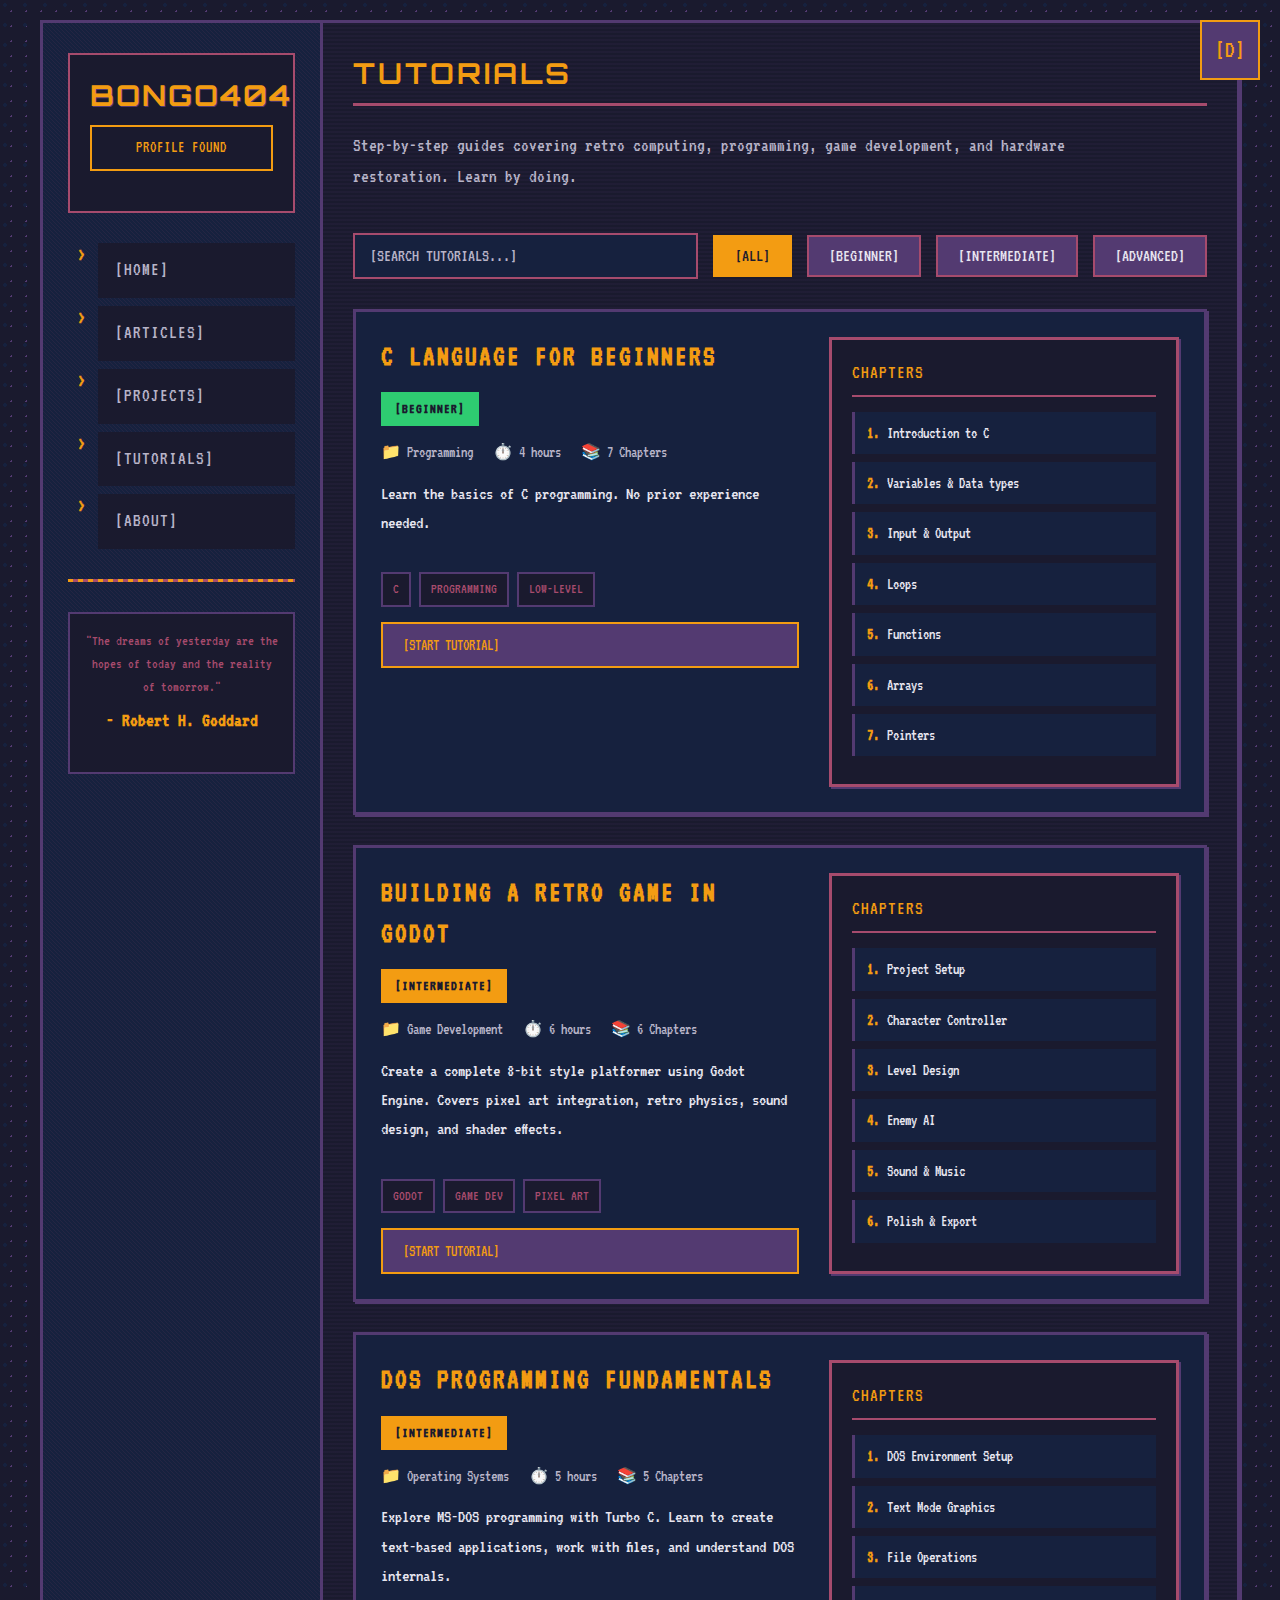
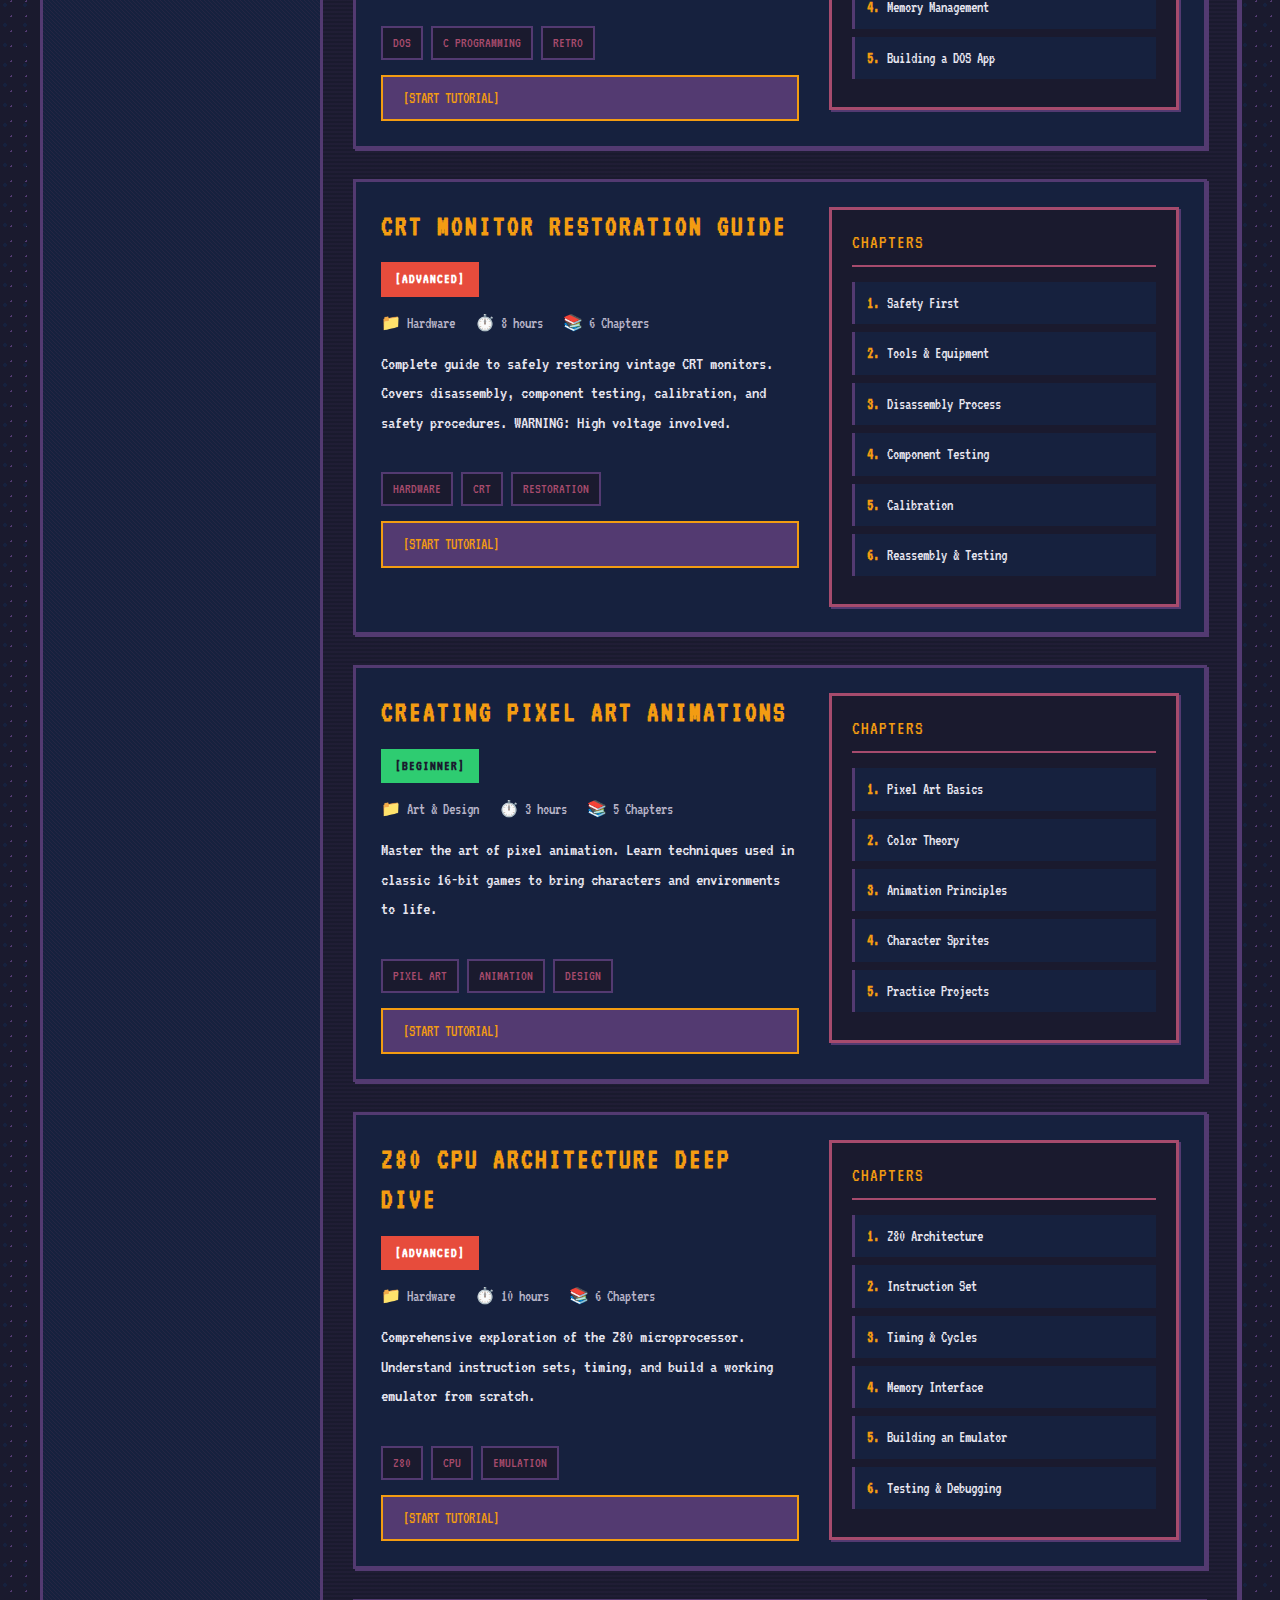
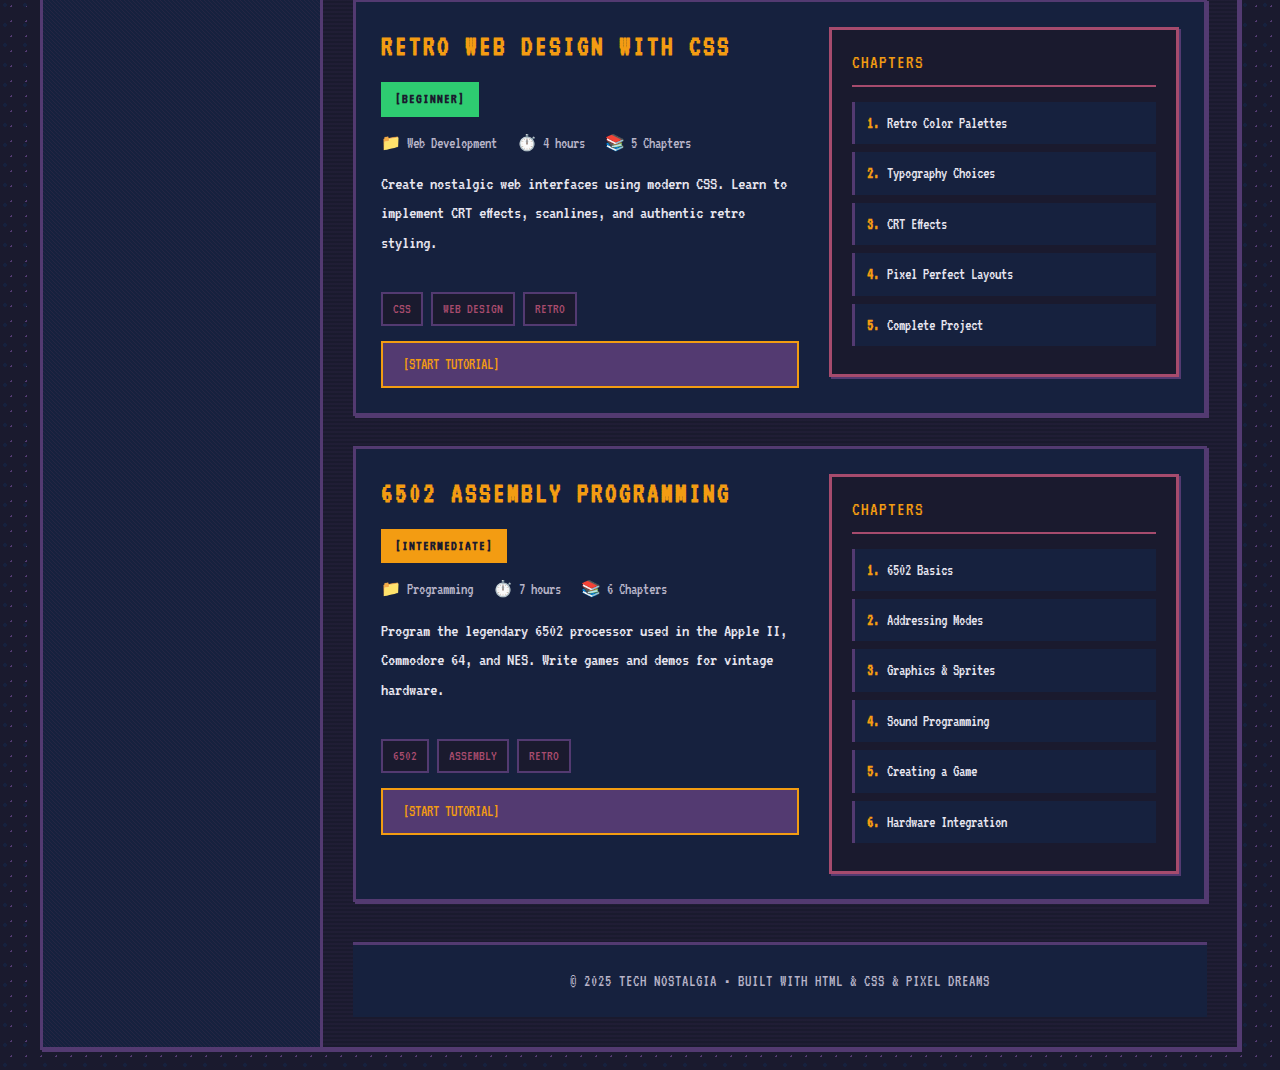
<file: htmls/tutorials.html>
<!DOCTYPE html>
<html lang="en">
<head>
    <meta charset="UTF-8">
    <meta name="viewport" content="width=device-width, initial-scale=1.0">
    <title>Tutorials - Tech Nostalgia</title>
    <link rel="stylesheet" href="style.css">
    <style>
        /* Tutorials page specific styles */
        .tutorials-header {
            margin-bottom: 30px;
            position: relative;
            z-index: 2;
        }

        .tutorials-intro {
            font-size: 1.2rem;
            color: var(--text-muted);
            margin-bottom: 40px;
        }

        body.light-mode .tutorials-intro {
            color: #666666;
        }

        .controls-bar {
            display: flex;
            gap: 15px;
            margin-bottom: 30px;
            flex-wrap: wrap;
            align-items: center;
            position: relative;
            z-index: 2;
        }

        .search-container {
            flex: 1;
            min-width: 250px;
            position: relative;
        }

        .search-input {
            width: 100%;
            padding: 12px 15px;
            background-color: var(--twilight-dark);
            color: var(--text-light);
            border: 2px solid var(--twilight-light);
            font-family: 'VT323', monospace;
            font-size: 1.1rem;
            transition: all 0.15s ease;
        }

        .search-input::placeholder {
            color: var(--text-muted);
        }

        .search-input:focus {
            outline: none;
            border-color: var(--twilight-accent);
            background-color: var(--twilight-darkest);
        }

        body.light-mode .search-input {
            background-color: #ffffff;
            color: #2d2d2d;
            border-color: var(--twilight-medium);
        }

        body.light-mode .search-input:focus {
            background-color: #f9f9f9;
        }

        .filter-bar {
            display: flex;
            gap: 15px;
            flex-wrap: wrap;
        }

        .filter-btn {
            padding: 10px 20px;
            background-color: var(--twilight-medium);
            color: var(--text-light);
            border: 2px solid var(--twilight-light);
            cursor: pointer;
            font-family: 'VT323', monospace;
            font-size: 1.1rem;
            text-transform: uppercase;
            transition: all 0.15s ease;
        }

        .filter-btn:hover {
            background-color: var(--twilight-light);
            color: var(--twilight-darkest);
        }

        .filter-btn.active {
            background-color: var(--twilight-accent);
            color: var(--twilight-darkest);
            border-color: var(--twilight-accent);
        }

        body.light-mode .filter-btn {
            background-color: #ffffff;
            color: #2d2d2d;
            border-color: var(--twilight-medium);
        }

        body.light-mode .filter-btn:hover {
            background-color: #f0f0f0;
        }

        body.light-mode .filter-btn.active {
            background-color: var(--twilight-accent);
            color: #ffffff;
        }

        .tutorials-list {
            display: flex;
            flex-direction: column;
            gap: 30px;
            margin-bottom: 40px;
            position: relative;
            z-index: 2;
        }

        .tutorial-card {
            display: grid;
            grid-template-columns: 1fr 350px;
            gap: 30px;
            background-color: var(--twilight-dark);
            border: 3px solid var(--twilight-medium);
            padding: 25px;
            transition: all 0.2s ease;
            box-shadow: var(--pixel-shadow) var(--twilight-medium);
            align-items: start;
        }

        .tutorial-card:hover {
            border-color: var(--twilight-accent);
            transform: translateX(5px);
            box-shadow: 6px 6px 0px var(--twilight-light);
        }

        body.light-mode .tutorial-card {
            background-color: #ffffff;
            border-color: #cccccc;
            box-shadow: var(--pixel-shadow) #999999;
        }

        body.light-mode .tutorial-card:hover {
            border-color: var(--twilight-medium);
            box-shadow: 6px 6px 0px var(--twilight-medium);
        }

        .tutorial-info {
            display: flex;
            flex-direction: column;
            gap: 15px;
        }

        .tutorial-header {
            display: flex;
            align-items: center;
            gap: 15px;
            flex-wrap: wrap;
        }

        .tutorial-title {
            font-size: 1.8rem;
            color: var(--twilight-accent);
            margin: 0;
            text-transform: uppercase;
            letter-spacing: 2px;
        }

        body.light-mode .tutorial-title {
            color: var(--twilight-medium);
        }

        .tutorial-difficulty {
            padding: 5px 12px;
            background-color: var(--twilight-medium);
            color: var(--twilight-accent);
            font-size: 0.9rem;
            text-transform: uppercase;
            letter-spacing: 1px;
            border: 2px solid var(--twilight-accent);
            font-weight: bold;
        }

        .tutorial-difficulty.beginner {
            background-color: #2ecc71;
            border-color: #2ecc71;
            color: var(--twilight-darkest);
        }

        .tutorial-difficulty.intermediate {
            background-color: var(--twilight-accent);
            border-color: var(--twilight-accent);
            color: var(--twilight-darkest);
        }

        .tutorial-difficulty.advanced {
            background-color: #e74c3c;
            border-color: #e74c3c;
            color: #ffffff;
        }

        body.light-mode .tutorial-difficulty {
            background-color: #f0f0f0;
            border-color: var(--twilight-medium);
        }

        .tutorial-meta {
            display: flex;
            gap: 20px;
            flex-wrap: wrap;
            font-size: 1rem;
            color: var(--text-muted);
        }

        .tutorial-meta span {
            display: flex;
            align-items: center;
            gap: 5px;
        }

        body.light-mode .tutorial-meta {
            color: #666666;
        }

        .tutorial-description {
            font-size: 1.15rem;
            line-height: 1.6;
            color: var(--text-light);
        }

        body.light-mode .tutorial-description {
            color: #2d2d2d;
        }

        .tutorial-tags {
            display: flex;
            gap: 8px;
            flex-wrap: wrap;
        }

        .tag {
            padding: 5px 10px;
            background-color: var(--twilight-darkest);
            color: var(--twilight-light);
            border: 2px solid var(--twilight-medium);
            font-size: 0.9rem;
            text-transform: uppercase;
        }

        body.light-mode .tag {
            background-color: #f5f5f5;
            border-color: #cccccc;
            color: #2d2d2d;
        }

        .tutorial-btn {
            padding: 10px 20px;
            background-color: var(--twilight-medium);
            color: var(--twilight-accent);
            border: 2px solid var(--twilight-accent);
            cursor: pointer;
            font-family: 'VT323', monospace;
            font-size: 1rem;
            text-transform: uppercase;
            transition: all 0.15s ease;
            text-decoration: none;
            display: inline-block;
        }

        .tutorial-btn:hover {
            background-color: var(--twilight-accent);
            color: var(--twilight-darkest);
        }

        body.light-mode .tutorial-btn {
            background-color: #ffffff;
            border-color: var(--twilight-medium);
            color: var(--twilight-medium);
        }

        body.light-mode .tutorial-btn:hover {
            background-color: var(--twilight-medium);
            color: #ffffff;
        }

        .tutorial-chapters {
            width: 350px;
            background-color: var(--twilight-darkest);
            border: 3px solid var(--twilight-light);
            padding: 20px;
            box-shadow: var(--pixel-shadow) var(--twilight-medium);
        }

        .chapters-header {
            color: var(--twilight-accent);
            font-size: 1.2rem;
            margin-bottom: 15px;
            text-transform: uppercase;
            letter-spacing: 1px;
            border-bottom: 2px solid var(--twilight-light);
            padding-bottom: 8px;
        }

        .chapters-list {
            list-style: none;
            margin: 0;
        }

        .chapter-item {
            padding: 10px 12px;
            margin-bottom: 8px;
            background-color: var(--twilight-dark);
            border-left: 3px solid var(--twilight-medium);
            color: var(--text-light);
            font-size: 1rem;
            transition: all 0.15s ease;
        }

        .chapter-item:hover {
            border-left-color: var(--twilight-accent);
            background-color: var(--twilight-medium);
        }

        .chapter-item::before {
            content: none;
        }

        .chapter-number {
            color: var(--twilight-accent);
            font-weight: bold;
            margin-right: 8px;
        }

        body.light-mode .tutorial-chapters {
            background-color: #ffffff;
            border-color: #cccccc;
        }

        body.light-mode .chapter-item {
            background-color: #f5f5f5;
            color: #2d2d2d;
        }

        body.light-mode .chapter-item:hover {
            background-color: #e0e0e0;
        }

        .no-tutorials {
            text-align: center;
            padding: 60px 20px;
            color: var(--text-muted);
            font-size: 1.3rem;
            position: relative;
            z-index: 2;
        }

        @media (max-width: 1024px) {
            .tutorial-card {
                grid-template-columns: 1fr 300px;
            }

            .tutorial-chapters {
                width: 300px;
            }
        }

        @media (max-width: 768px) {
            .tutorial-card {
                grid-template-columns: 1fr;
            }

            .tutorial-chapters {
                width: 100%;
            }

            .controls-bar {
                flex-direction: column;
            }

            .search-container {
                width: 100%;
            }

            .filter-bar {
                width: 100%;
            }

            .tutorial-title {
                font-size: 1.4rem;
            }
        }
    </style>
</head>
<body> 
    <!-- Dark Mode Toggle Button -->
    <button class="dark-mode-toggle" onclick="toggleLightMode()" aria-label="Toggle light mode">
        [D]
    </button>

    <div class="container">
        <!-- Sidebar -->
        <div class="sidebar">
            <div class="sidebar-header">
                <h1>bongo404</h1>
                <p class="typewriter">Profile Found</p>
            </div>
           
            <nav>
                <ul class="nav-links">
                    <li><a href="index.html">[Home]</a></li>
                    <li><a href="articles.html">[Articles]</a></li>
                    <li><a href="projects.html">[Projects]</a></li>
                    <li><a href="tutorials.html">[Tutorials]</a></li>
                    <li><a href="#about">[About]</a></li>
                </ul>
            </nav>
           
            <hr class="decorative">
           
            <div class="sidebar-footer">
                <p>"The dreams of yesterday are the hopes of today and the reality of tomorrow."</p>
                <p>- Robert H. Goddard</p>
            </div>
        </div>
       
        <!-- Main Content -->
        <div class="main-content">
            <div class="tutorials-header">
                <h2>Tutorials</h2>
                <p class="tutorials-intro">Step-by-step guides covering retro computing, programming, game development, and hardware restoration. Learn by doing.</p>
            </div>

            <!-- Search and Filter Controls -->
            <div class="controls-bar">
                <div class="search-container">
                    <input type="text" class="search-input" id="searchInput" placeholder="[SEARCH TUTORIALS...]">
                </div>
                <div class="filter-bar">
                    <button class="filter-btn active" data-filter="all">[All]</button>
                    <button class="filter-btn" data-filter="beginner">[Beginner]</button>
                    <button class="filter-btn" data-filter="intermediate">[Intermediate]</button>
                    <button class="filter-btn" data-filter="advanced">[Advanced]</button>
                </div>
            </div>

            <!-- Tutorials List -->
            <div class="tutorials-list" id="tutorialsList">
                <!-- Tutorials will be dynamically inserted here -->
            </div>

            <div class="no-tutorials" id="noTutorials" style="display: none;">
                > No tutorials found matching your criteria
            </div>
           
            <!-- Footer -->
            <div class="footer">
                © 2025 Tech Nostalgia • Built with HTML & CSS & Pixel Dreams
            </div>
        </div>
    </div>

    <script>
        // Sample tutorials data
        const tutorials = [
            {
                id: 1,
                title: "C Language for Beginners",
                difficulty: "beginner",
                category: "Programming",
                duration: "4 hours",
                description: "Learn the basics of C programming. No prior experience needed.",
                tags: ["C", "Programming", "Low-level"],
                chapters: [
                    "Introduction to C",
                    "Variables & Data types",
                    "Input & Output",
                    "Loops",
                    "Functions",
                    "Arrays",
                    "Pointers"
                ],
                link: "c_tutorial.html"
            },
            {
                id: 2,
                title: "Building a Retro Game in Godot",
                difficulty: "intermediate",
                category: "Game Development",
                duration: "6 hours",
                description: "Create a complete 8-bit style platformer using Godot Engine. Covers pixel art integration, retro physics, sound design, and shader effects.",
                tags: ["Godot", "Game Dev", "Pixel Art"],
                chapters: [
                    "Project Setup",
                    "Character Controller",
                    "Level Design",
                    "Enemy AI",
                    "Sound & Music",
                    "Polish & Export"
                ],
                link: "#"
            },
            {
                id: 3,
                title: "DOS Programming Fundamentals",
                difficulty: "intermediate",
                category: "Operating Systems",
                duration: "5 hours",
                description: "Explore MS-DOS programming with Turbo C. Learn to create text-based applications, work with files, and understand DOS internals.",
                tags: ["DOS", "C Programming", "Retro"],
                chapters: [
                    "DOS Environment Setup",
                    "Text Mode Graphics",
                    "File Operations",
                    "Memory Management",
                    "Building a DOS App"
                ],
                link: "#"
            },
            {
                id: 4,
                title: "CRT Monitor Restoration Guide",
                difficulty: "advanced",
                category: "Hardware",
                duration: "8 hours",
                description: "Complete guide to safely restoring vintage CRT monitors. Covers disassembly, component testing, calibration, and safety procedures. WARNING: High voltage involved.",
                tags: ["Hardware", "CRT", "Restoration"],
                chapters: [
                    "Safety First",
                    "Tools & Equipment",
                    "Disassembly Process",
                    "Component Testing",
                    "Calibration",
                    "Reassembly & Testing"
                ],
                link: "#"
            },
            {
                id: 5,
                title: "Creating Pixel Art Animations",
                difficulty: "beginner",
                category: "Art & Design",
                duration: "3 hours",
                description: "Master the art of pixel animation. Learn techniques used in classic 16-bit games to bring characters and environments to life.",
                tags: ["Pixel Art", "Animation", "Design"],
                chapters: [
                    "Pixel Art Basics",
                    "Color Theory",
                    "Animation Principles",
                    "Character Sprites",
                    "Practice Projects"
                ],
                link: "#"
            },
            {
                id: 6,
                title: "Z80 CPU Architecture Deep Dive",
                difficulty: "advanced",
                category: "Hardware",
                duration: "10 hours",
                description: "Comprehensive exploration of the Z80 microprocessor. Understand instruction sets, timing, and build a working emulator from scratch.",
                tags: ["Z80", "CPU", "Emulation"],
                chapters: [
                    "Z80 Architecture",
                    "Instruction Set",
                    "Timing & Cycles",
                    "Memory Interface",
                    "Building an Emulator",
                    "Testing & Debugging"
                ],
                link: "#"
            },
            {
                id: 7,
                title: "Retro Web Design with CSS",
                difficulty: "beginner",
                category: "Web Development",
                duration: "4 hours",
                description: "Create nostalgic web interfaces using modern CSS. Learn to implement CRT effects, scanlines, and authentic retro styling.",
                tags: ["CSS", "Web Design", "Retro"],
                chapters: [
                    "Retro Color Palettes",
                    "Typography Choices",
                    "CRT Effects",
                    "Pixel Perfect Layouts",
                    "Complete Project"
                ],
                link: "#"
            },
            {
                id: 8,
                title: "6502 Assembly Programming",
                difficulty: "intermediate",
                category: "Programming",
                duration: "7 hours",
                description: "Program the legendary 6502 processor used in the Apple II, Commodore 64, and NES. Write games and demos for vintage hardware.",
                tags: ["6502", "Assembly", "Retro"],
                chapters: [
                    "6502 Basics",
                    "Addressing Modes",
                    "Graphics & Sprites",
                    "Sound Programming",
                    "Creating a Game",
                    "Hardware Integration"
                ],
                link: "#"
            }
        ];

        let currentFilter = 'all';
        let searchQuery = '';

        function renderTutorials() {
            const list = document.getElementById('tutorialsList');
            const noTutorials = document.getElementById('noTutorials');
            
            // Filter tutorials by difficulty
            let filtered = tutorials.filter(tutorial => 
                currentFilter === 'all' || tutorial.difficulty === currentFilter
            );

            // Filter by search query
            if (searchQuery) {
                filtered = filtered.filter(tutorial => 
                    tutorial.title.toLowerCase().includes(searchQuery.toLowerCase()) ||
                    tutorial.description.toLowerCase().includes(searchQuery.toLowerCase()) ||
                    tutorial.category.toLowerCase().includes(searchQuery.toLowerCase()) ||
                    tutorial.tags.some(tag => tag.toLowerCase().includes(searchQuery.toLowerCase()))
                );
            }

            // Clear list
            list.innerHTML = '';

            if (filtered.length === 0) {
                noTutorials.style.display = 'block';
                return;
            } else {
                noTutorials.style.display = 'none';
            }

            // Render tutorials
            filtered.forEach(tutorial => {
                const card = document.createElement('div');
                card.className = 'tutorial-card';
                
                const chaptersHTML = tutorial.chapters.map((chapter, index) => 
                    `<li class="chapter-item"><span class="chapter-number">${index + 1}.</span>${chapter}</li>`
                ).join('');

                card.innerHTML = `
                    <div class="tutorial-info">
                        <div class="tutorial-header">
                            <h3 class="tutorial-title">${tutorial.title}</h3>
                            <span class="tutorial-difficulty ${tutorial.difficulty}">[${tutorial.difficulty.toUpperCase()}]</span>
                        </div>
                        <div class="tutorial-meta">
                            <span>📁 ${tutorial.category}</span>
                            <span>⏱️ ${tutorial.duration}</span>
                            <span>📚 ${tutorial.chapters.length} Chapters</span>
                        </div>
                        <p class="tutorial-description">${tutorial.description}</p>
                        <div class="tutorial-tags">
                            ${tutorial.tags.map(tag => `<span class="tag">${tag}</span>`).join('')}
                        </div>
                        <a href="${tutorial.link}" class="tutorial-btn">[Start Tutorial]</a>
                    </div>
                    <div class="tutorial-chapters">
                        <div class="chapters-header">Chapters</div>
                        <ul class="chapters-list">
                            ${chaptersHTML}
                        </ul>
                    </div>
                `;
                list.appendChild(card);
            });
        }

        // Filter button handlers
        document.querySelectorAll('.filter-btn').forEach(btn => {
            btn.addEventListener('click', function() {
                document.querySelectorAll('.filter-btn').forEach(b => b.classList.remove('active'));
                this.classList.add('active');
                currentFilter = this.getAttribute('data-filter');
                renderTutorials();
            });
        });

        // Search input handler
        document.getElementById('searchInput').addEventListener('input', function(e) {
            searchQuery = e.target.value;
            renderTutorials();
        });

        // Theme toggle
        let isLightMode = false;

        function toggleLightMode() {
            const body = document.body;
            const toggleBtn = document.querySelector('.dark-mode-toggle');
            
            if (isLightMode) {
                body.classList.remove('light-mode');
                toggleBtn.innerHTML = '[D]';
                toggleBtn.setAttribute('aria-label', 'Switch to light mode');
                localStorage.setItem('theme', 'dark');
                isLightMode = false;
            } else {
                body.classList.add('light-mode');
                toggleBtn.innerHTML = '[L]';
                toggleBtn.setAttribute('aria-label', 'Switch to dark mode');
                localStorage.setItem('theme', 'light');
                isLightMode = true;
            }
        }

        // Initialize theme
        function initTheme() {
            const savedTheme = localStorage.getItem('theme');
            if (savedTheme === 'light') {
                toggleLightMode();
            }
        }

        // Keyboard shortcut (Ctrl/Cmd + D)
        document.addEventListener('keydown', function(e) {
            if ((e.ctrlKey || e.metaKey) && e.key === 'd') {
                e.preventDefault();
                toggleLightMode();
            }
        });

        // Initialize on load
        if (document.readyState === 'loading') {
            document.addEventListener('DOMContentLoaded', function() {
                initTheme();
                renderTutorials();
            });
        } else {
            initTheme();
            renderTutorials();
        }
    </script>
</body>
</html>
</file>
<file: htmls/style.css>
/*style.css*/
        @import url('https://fonts.googleapis.com/css2?family=VT323&family=Orbitron:wght@400;700&display=swap');
        
        /* Twilight 5 Color Palette */
        :root {
            --twilight-darkest: #1a1a2e;    /* Deep navy/purple */
            --twilight-dark: #16213e;       /* Dark blue */
            --twilight-medium: #533a71;     /* Purple */
            --twilight-light: #a64b6d;      /* Rose/pink */
            --twilight-accent: #f39c12;     /* Golden orange */
             
            /* Additional colors for better contrast */
            --text-light: #e8e6f0;
            --text-muted: #b8b4c8;
            --bg-overlay: #1a1a2e;
            --border-color: #533a71;
            --pixel-shadow: 2px 2px 0px;
        }

        * {
            margin: 0;
            padding: 0;
            box-sizing: border-box;
        }

        body {
            font-family: 'VT323', monospace;
            line-height: 1.4;
            color: var(--text-light);
            background-color: var(--twilight-darkest);
            background-image: 
                radial-gradient(circle at 25% 25%, var(--twilight-dark) 2px, transparent 2px),
                radial-gradient(circle at 75% 75%, var(--twilight-medium) 1px, transparent 1px);
            background-size: 20px 20px, 15px 15px;
            min-height: 100vh;
            padding: 20px;
            image-rendering: pixelated;
        }

        /* Dark Mode Toggle Button */
        .dark-mode-toggle {
            position: fixed;
            top: 20px;
            right: 20px;
            background-color: var(--twilight-medium);
            border: 2px solid var(--twilight-accent);
            padding: 12px;
            cursor: pointer;
            font-size: 1.5rem;
            color: var(--twilight-accent);
            transition: background-color 0.2s ease;
            z-index: 1000;
            width: 60px;
            height: 60px;
            display: flex;
            align-items: center;
            justify-content: center;
            font-family: 'VT323', monospace;
        }

        .dark-mode-toggle:hover {
            background-color: var(--twilight-dark);
        }

        .container {
            display: flex;
            max-width: 1200px;
            margin: 0 auto;
            background-color: var(--bg-overlay);
            border: 3px solid var(--border-color);
            box-shadow: var(--pixel-shadow) var(--twilight-medium);
        }

        /* Sidebar */
        .sidebar {
            width: 280px;
            padding: 30px 25px;
            background-color: var(--twilight-dark);
            border-right: 3px solid var(--border-color);
            position: relative;
        }

        .sidebar::before {
            content: '';
            position: absolute;
            top: 0;
            left: 0;
            right: 0;
            bottom: 0;
            background-image: 
                linear-gradient(45deg, transparent 40%, rgba(163, 75, 109, 0.1) 50%, transparent 60%);
            background-size: 4px 4px;
            pointer-events: none;
        }

        .sidebar-header {
            margin-bottom: 30px;
            text-align: center;
            position: relative;
            z-index: 2;
            border: 2px solid var(--twilight-light);
            padding: 20px;
            background-color: var(--twilight-darkest);
        }

        h1 {
            font-family: 'Orbitron', monospace;
            font-size: 1.8rem;
            font-weight: 700;
            color: var(--twilight-accent);
            margin-bottom: 10px;
            text-shadow: 1px 1px 0px var(--twilight-medium);
            letter-spacing: 2px;
            text-transform: uppercase;
        }

        .typewriter {
            font-family: 'VT323', monospace;
            background-color: var(--twilight-darkest);
            padding: 8px 12px;
            border: 2px solid var(--twilight-accent);
            color: var(--twilight-accent);
            font-size: 1rem;
            letter-spacing: 1px;
            text-transform: uppercase;
        }

        .nav-links {
            list-style: none;
            margin-bottom: 30px;
            position: relative;
            z-index: 2;
        }

        .nav-links li {
            margin-bottom: 8px;
        }

        .nav-links a {
            display: block;
            padding: 12px 15px;
            color: var(--text-muted);
            text-decoration: none;
            font-size: 1.2rem;
            text-transform: uppercase;
            letter-spacing: 1px;
            transition: all 0.15s ease;
            border: 2px solid transparent;
            background-color: var(--twilight-darkest);
        }

        .nav-links a:hover {
            color: var(--twilight-accent);
            border-color: var(--twilight-light);
            background-color: var(--twilight-medium);
        }

        /* Decorative line */
        hr.decorative {
            border: 0;
            height: 3px;
            background-color: var(--twilight-accent);
            margin: 25px 0;
            position: relative;
        }

        hr.decorative::before {
            content: '';
            position: absolute;
            left: 0;
            top: 0;
            width: 100%;
            height: 100%;
            background-image: repeating-linear-gradient(
                90deg,
                var(--twilight-accent),
                var(--twilight-accent) 5px,
                var(--twilight-light) 5px,
                var(--twilight-light) 10px
            );
        }

        .sidebar-footer {
            margin-top: 30px;
            font-size: 1rem;
            color: var(--text-muted);
            text-align: center;
            position: relative;
            z-index: 2;
            padding: 15px;
            background-color: var(--twilight-darkest);
            border: 2px solid var(--twilight-medium);
        }

        .sidebar-footer p:first-child {
            color: var(--twilight-light);
            margin-bottom: 8px;
            font-size: 0.9rem;
        }

        .sidebar-footer p:last-child {
            color: var(--twilight-accent);
            font-weight: bold;
        }

        /* Main Content */
        .main-content {
            padding: 30px;
            flex: 1;
            background-color: var(--twilight-darkest);
            position: relative;
        }

        .main-content::before {
            content: '';
            position: absolute;
            top: 0;
            left: 0;
            right: 0;
            bottom: 0;
            background-image: 
                repeating-linear-gradient(
                    0deg,
                    transparent,
                    transparent 2px,
                    rgba(83, 58, 113, 0.1) 2px,
                    rgba(83, 58, 113, 0.1) 4px
                );
            pointer-events: none;
        }

        h2 {
            font-family: 'Orbitron', monospace;
            font-size: 1.8rem;
            font-weight: 700;
            color: var(--twilight-accent);
            margin-bottom: 25px;
            text-transform: uppercase;
            letter-spacing: 3px;
            position: relative;
            z-index: 2;
            border-bottom: 3px solid var(--twilight-light);
            padding-bottom: 10px;
        }

        h3 {
            font-family: 'VT323', monospace;
            font-size: 1.4rem;
            color: var(--twilight-light);
            margin-bottom: 15px;
            text-transform: uppercase;
            letter-spacing: 2px;
        }

        p {
            margin-bottom: 20px;
            font-size: 1.2rem;
            max-width: 800px;
            color: var(--text-light);
            line-height: 1.6;
            position: relative;
            z-index: 2;
        }

        a {
            color: var(--twilight-accent);
            text-decoration: none;
            transition: color 0.15s ease;
            position: relative;
        }

        a:hover {
            color: var(--twilight-light);
        }

        .read-more {
            display: inline-block;
            padding: 15px 25px;
            background-color: var(--twilight-medium);
            color: var(--twilight-accent) !important;
            text-transform: uppercase;
            font-weight: bold;
            letter-spacing: 2px;
            transition: all 0.15s ease;
            border: 3px solid var(--twilight-accent);
            font-family: 'VT323', monospace;
            font-size: 1.1rem;
            box-shadow: var(--pixel-shadow) var(--twilight-light);
        }

        .read-more:hover {
            background-color: var(--twilight-accent);
            color: var(--twilight-darkest) !important;
            border-color: var(--twilight-light);
        }

        ul {
            margin-left: 30px;
            margin-bottom: 20px;
            position: relative;
            z-index: 2;
        }

        li {
            color: var(--text-light);
            margin-bottom: 8px;
            font-size: 1.1rem;
            position: relative;
        }

        li::before {
            content: '>';
            color: var(--twilight-accent);
            font-weight: bold;
            position: absolute;
            left: -20px;
        }

        li::marker {
            content: none;
        }

        /* Footer */
        .footer {
            text-align: center;
            padding: 25px;
            margin-top: 40px;
            font-size: 1rem;
            color: var(--text-muted);
            border-top: 3px solid var(--border-color);
            background-color: var(--twilight-dark);
            text-transform: uppercase;
            letter-spacing: 1px;
            position: relative;
            z-index: 2;
        }

        /* Image styling */
        img {
            border: 3px solid var(--twilight-light);
            box-shadow: var(--pixel-shadow) var(--twilight-medium);
            image-rendering: pixelated;
        }

        /* Welcome content specific styles */
        .welcome-content {
            position: relative;
            z-index: 2;
        }

        /* Responsive design */
        @media (max-width: 768px) {
            .container {
                flex-direction: column;
                margin: 10px;
            }

            .sidebar {
                width: 100%;
                border-right: none;
                border-bottom: 3px solid var(--border-color);
            }

            .main-content {
                padding: 20px;
            }

            h1 {
                font-size: 1.5rem;
            }

            h2 {
                font-size: 1.5rem;
            }

            .dark-mode-toggle {
                top: 10px;
                right: 10px;
                width: 50px;
                height: 50px;
                font-size: 1.2rem;
            }
        }

        /* Light mode styles */
        body.light-mode {
            background-color: #f0f0f0;
            background-image: 
                radial-gradient(circle at 25% 25%, #e0e0e0 2px, transparent 2px),
                radial-gradient(circle at 75% 75%, #d0d0d0 1px, transparent 1px);
            color: #2d2d2d;
        }

        body.light-mode .container {
            background-color: #ffffff;
            border-color: #cccccc;
            box-shadow: var(--pixel-shadow) #999999;
        }

        body.light-mode .sidebar {
            background-color: #f5f5f5;
            border-right-color: #cccccc;
        }

        body.light-mode .sidebar-header,
        body.light-mode .nav-links a,
        body.light-mode .sidebar-footer,
        body.light-mode .main-content {
            background-color: #ffffff;
        }

        body.light-mode h1,
        body.light-mode h2,
        body.light-mode h3,
        body.light-mode p,
        body.light-mode li {
            color: #2d2d2d;
        }

        body.light-mode .nav-links a {
            color: #666666;
        }

        body.light-mode .nav-links a:hover {
            color: var(--twilight-accent);
            border-color: var(--twilight-medium);
            background-color: #f0f0f0;
        }

        body.light-mode .sidebar-footer {
            color: #666666;
        }

        body.light-mode .typewriter {
            background-color: #ffffff;
            border-color: var(--twilight-medium);
            color: var(--twilight-medium);
        }

        body.light-mode .footer {
            background-color: #f5f5f5;
            color: #666666;
        }

        body.light-mode .dark-mode-toggle {
            background-color: #ffffff;
            border-color: var(--twilight-medium);
            color: var(--twilight-medium);
        }

        body.light-mode .dark-mode-toggle:hover {
            background-color: #f0f0f0;
        }
</file>
